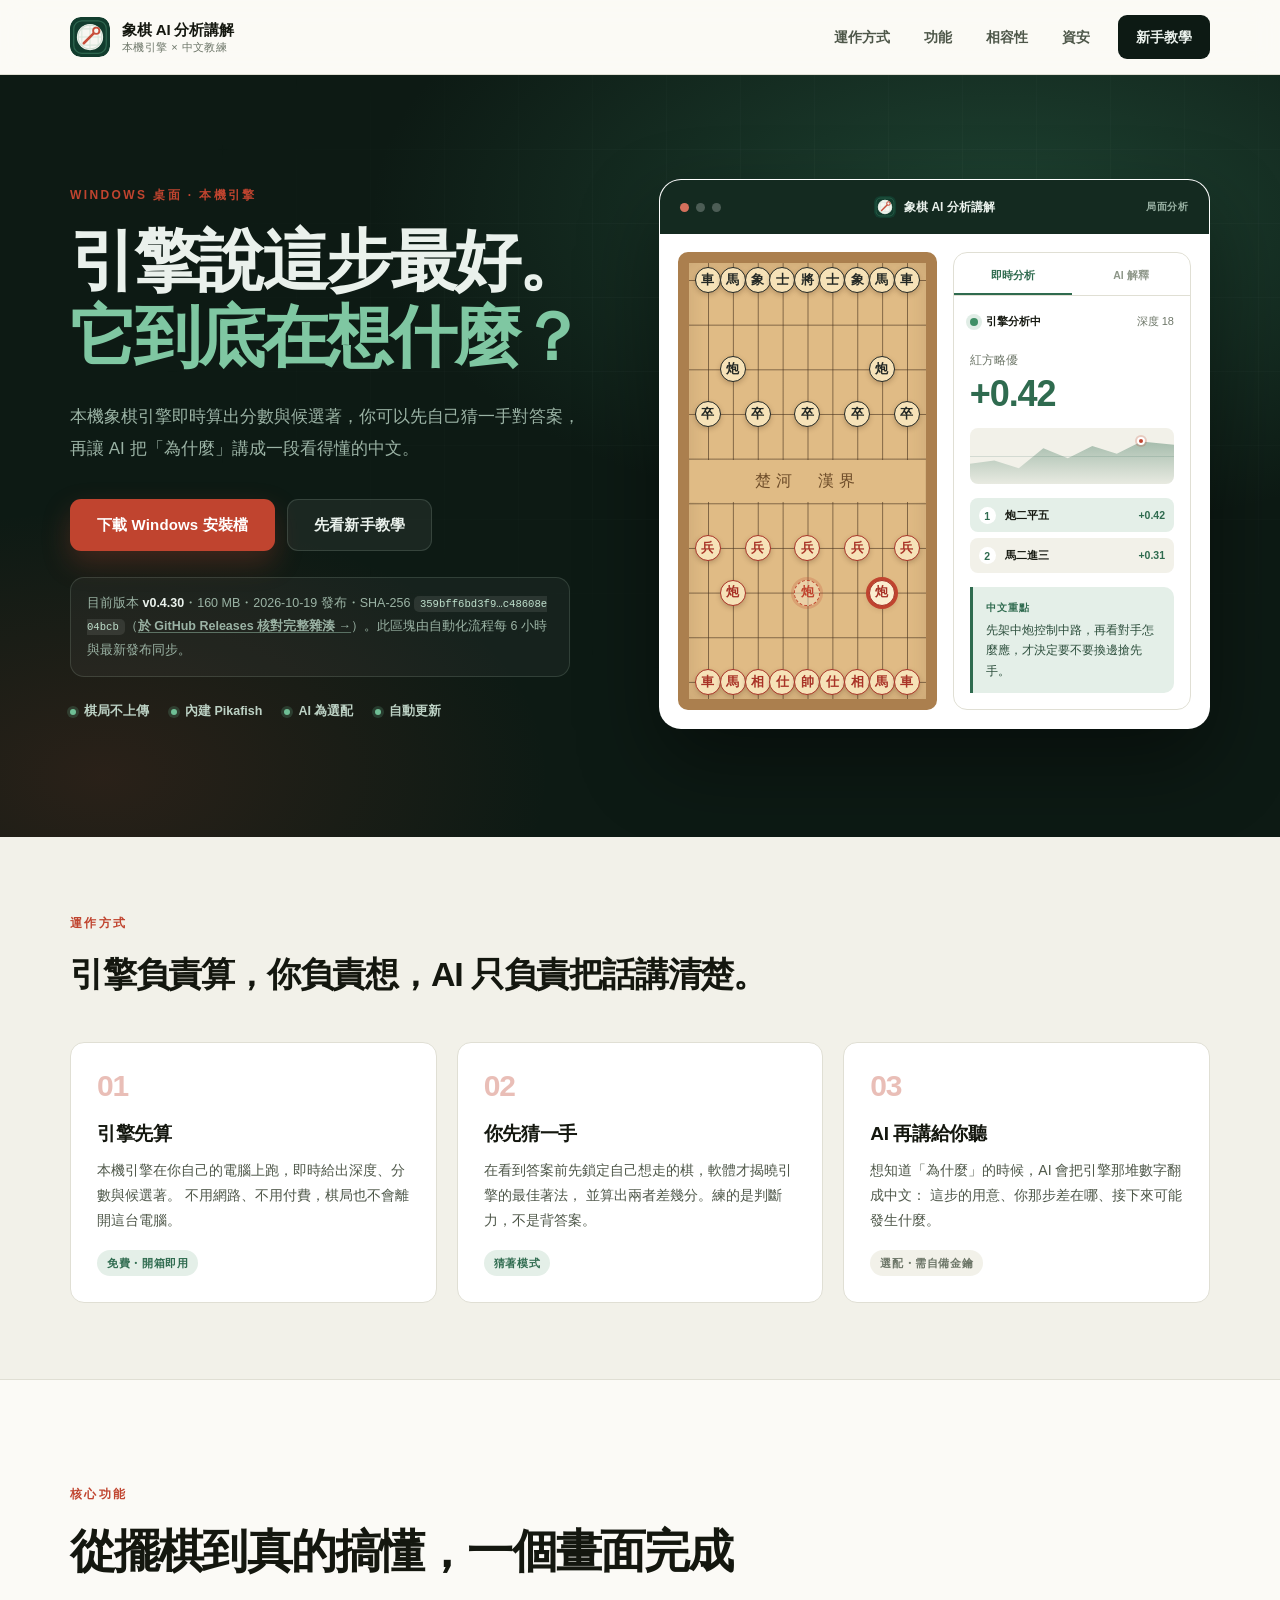
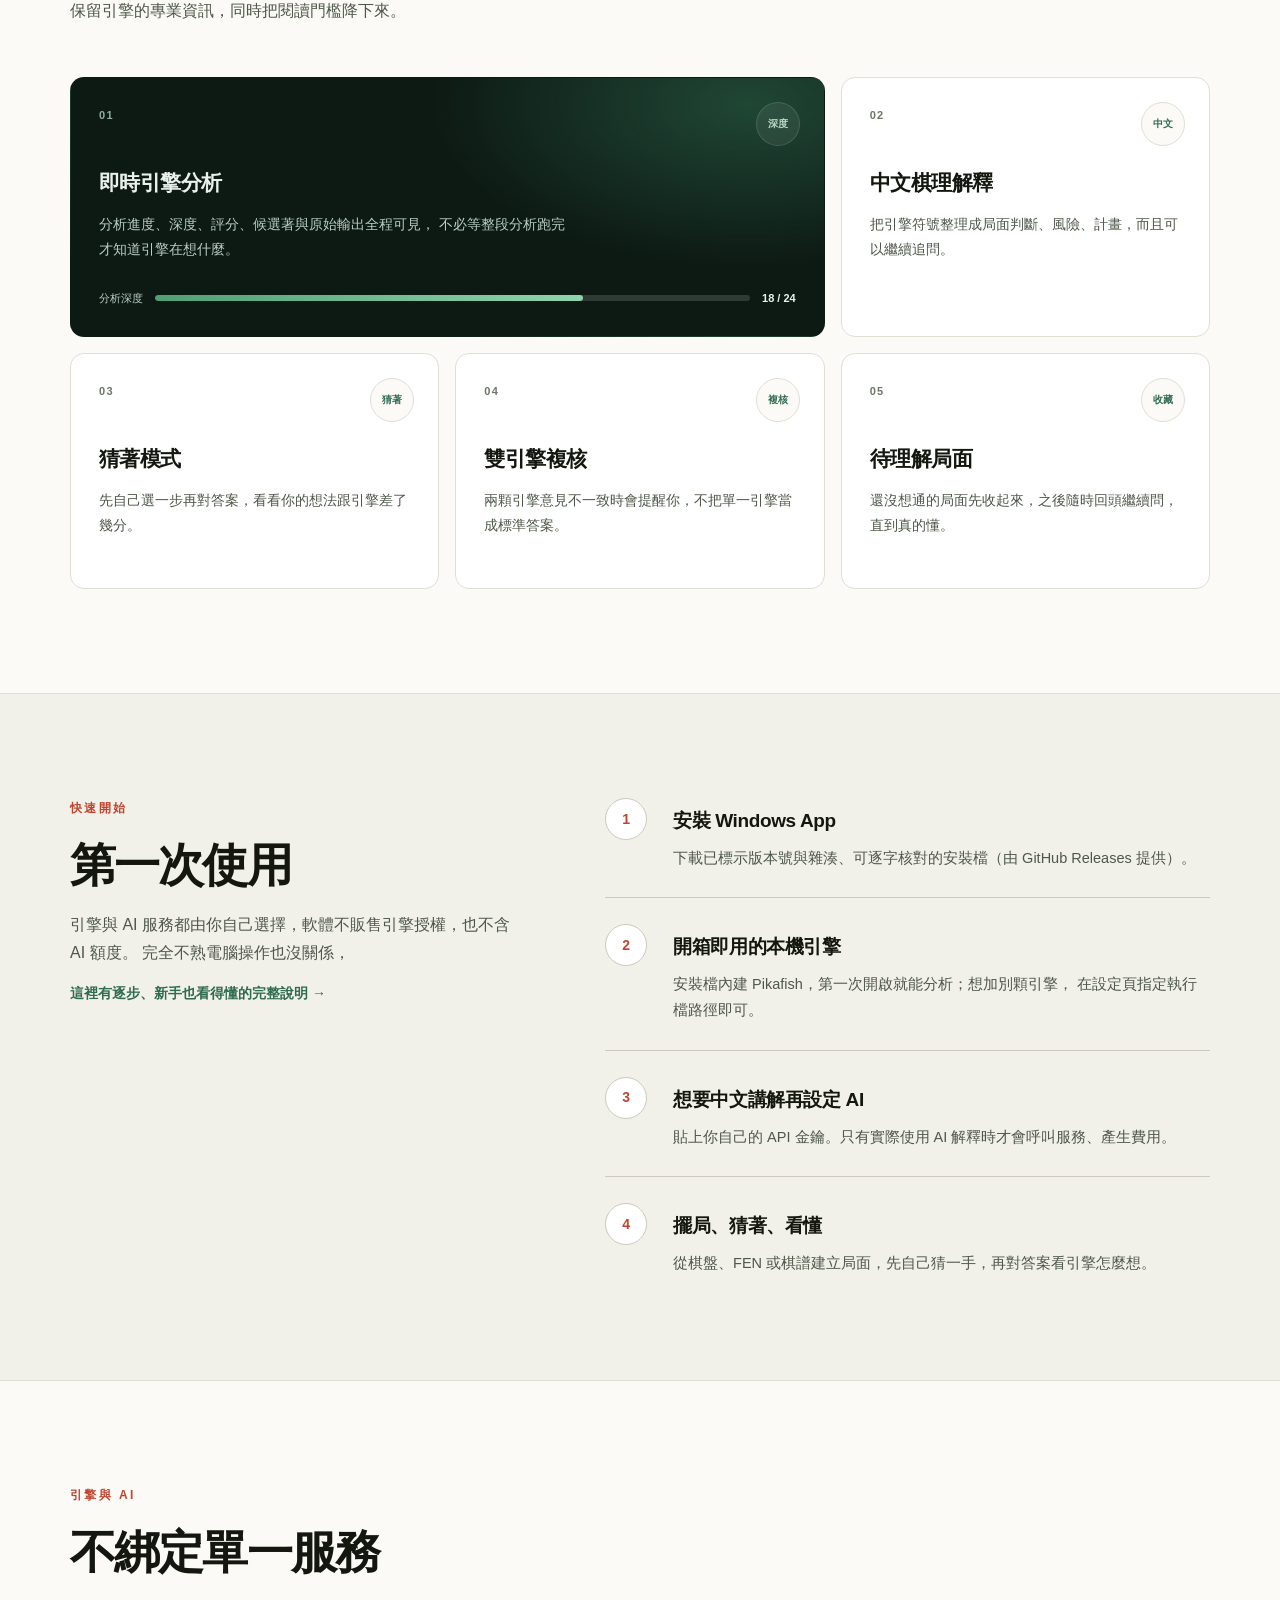
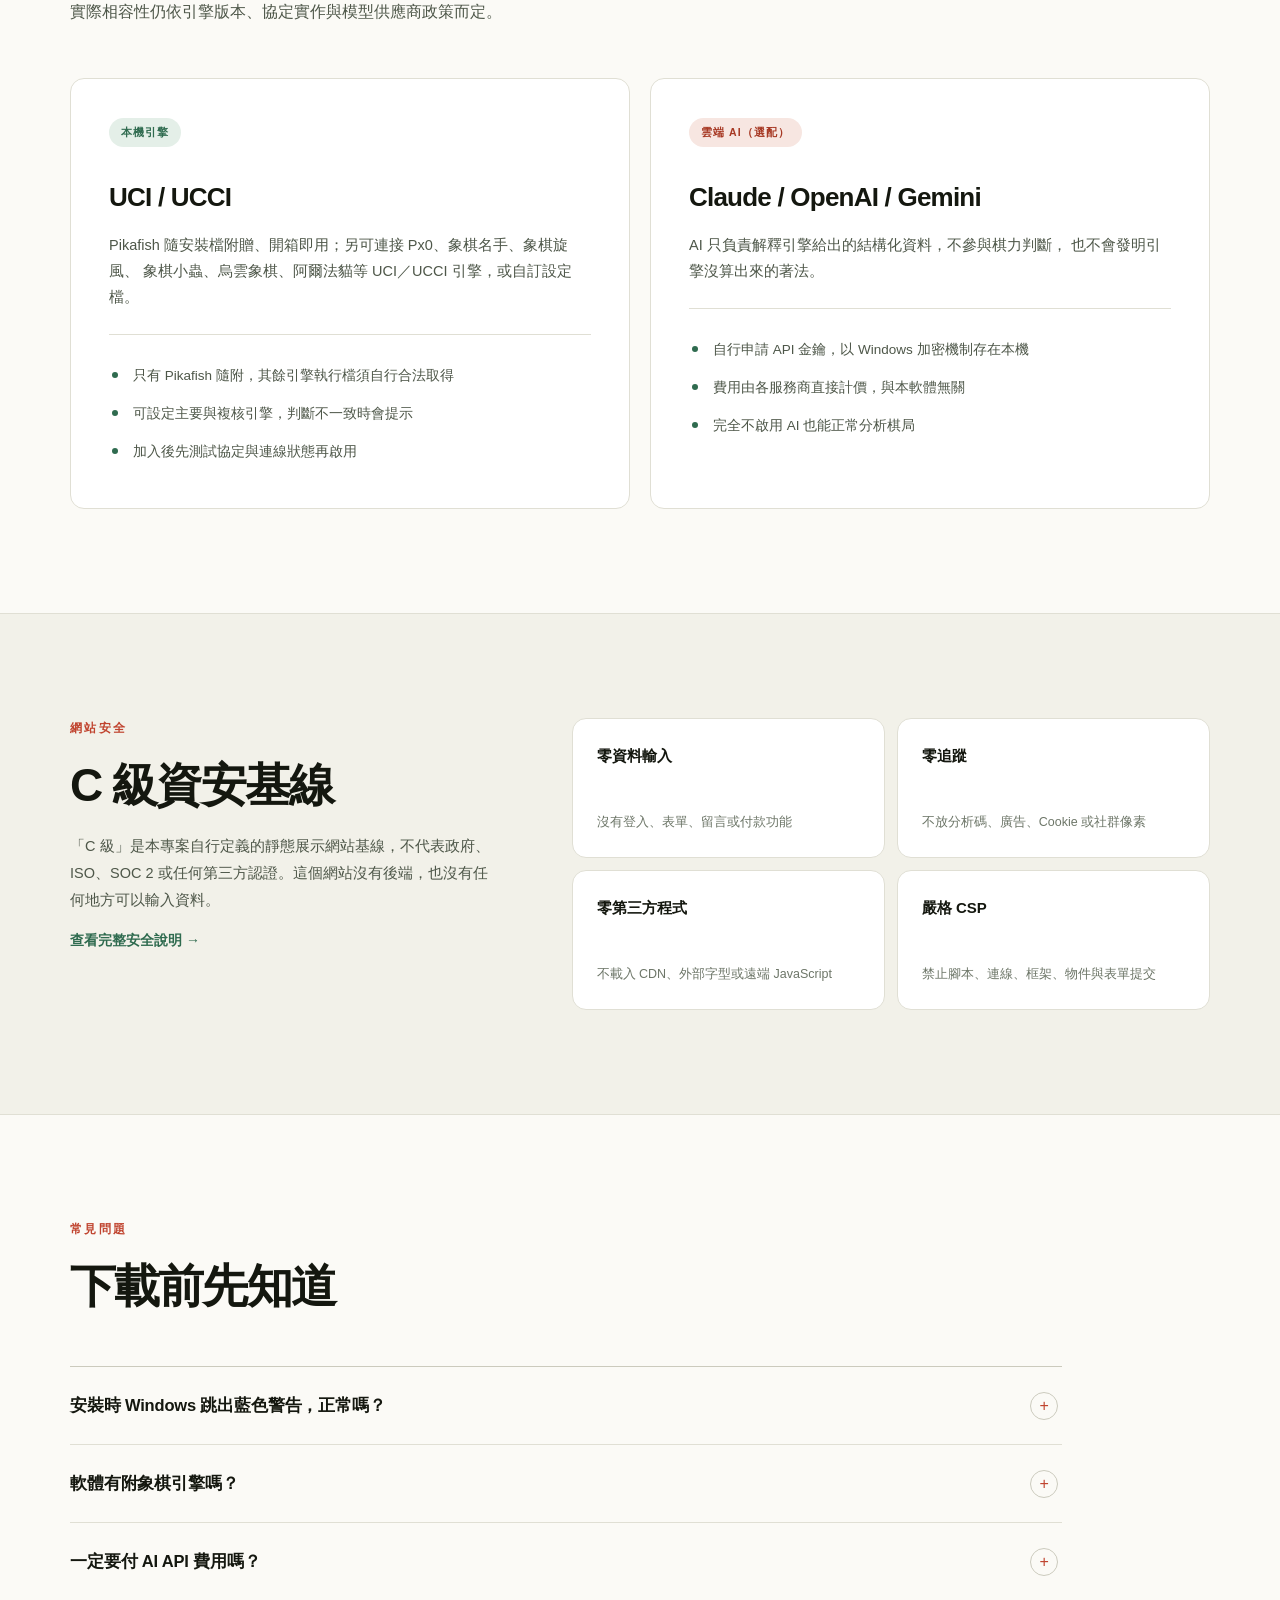
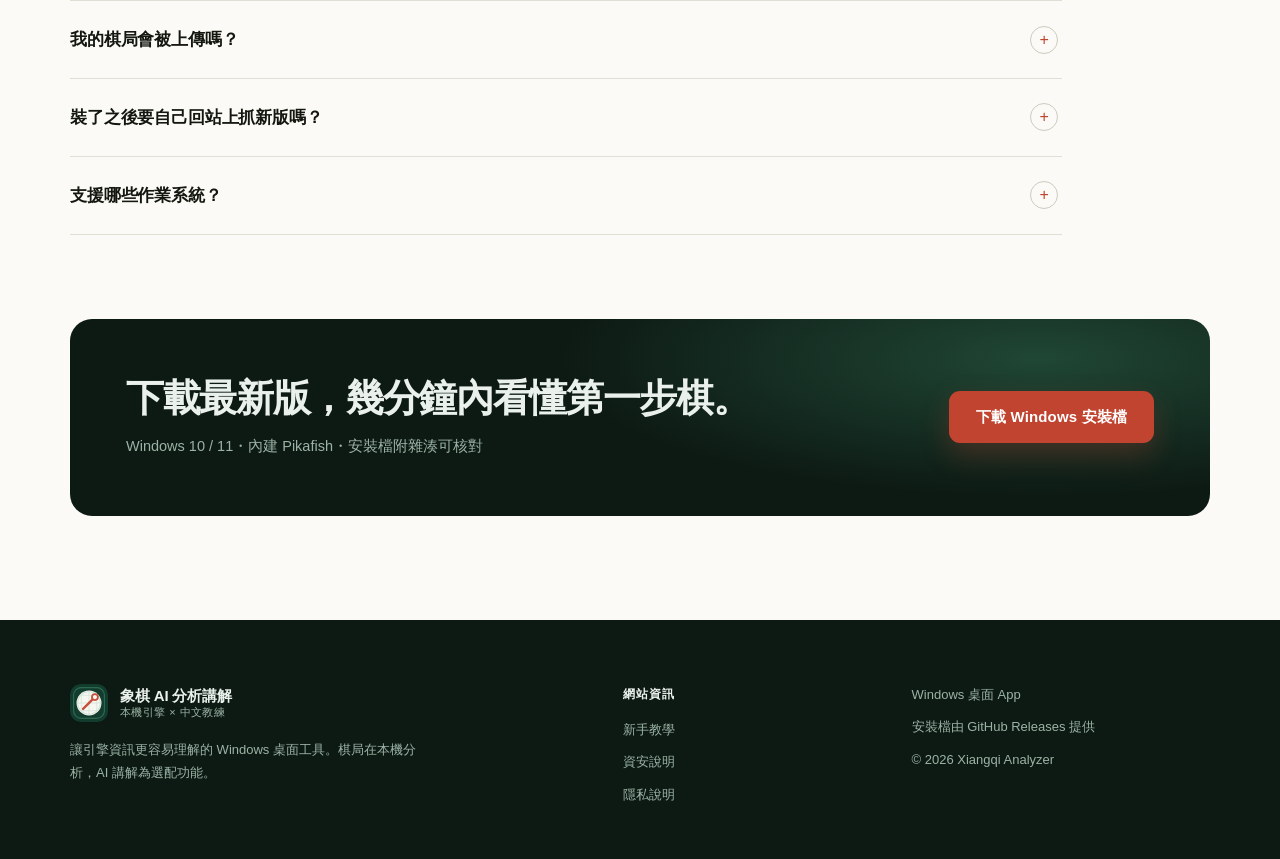
<file: index.html>
<!doctype html>
<html lang="zh-Hant">
  <head>
    <meta charset="utf-8">
    <meta name="viewport" content="width=device-width, initial-scale=1">
    <meta
      http-equiv="Content-Security-Policy"
      content="default-src 'none'; style-src 'self'; img-src 'self'; font-src 'self'; script-src 'none'; connect-src 'none'; media-src 'none'; object-src 'none'; frame-src 'none'; worker-src 'none'; manifest-src 'none'; base-uri 'none'; form-action 'none'; upgrade-insecure-requests"
    >
    <meta name="referrer" content="no-referrer">
    <meta
      name="description"
      content="象棋 AI 分析講解是 Windows 本機象棋分析工具，內建 Pikafish 引擎並支援多顆 UCI/UCCI 引擎，可選配 AI 把分析結果轉成中文講解。"
    >
    <meta name="theme-color" content="#0d1a14">
    <title>象棋 AI 分析講解</title>
    <link rel="icon" href="assets/favicon.svg" type="image/svg+xml">
    <link rel="stylesheet" href="styles.css">
  </head>
  <body>
    <a class="skip-link" href="#main-content">跳到主要內容</a>

    <header class="site-header">
      <div class="container nav-wrap">
        <a class="brand" href="./" aria-label="象棋 AI 分析講解首頁">
          <img src="assets/logo.svg" width="40" height="40" alt="">
          <span>
            <strong>象棋 AI 分析講解</strong>
            <small>本機引擎 × 中文教練</small>
          </span>
        </a>
        <nav class="site-nav" aria-label="主要導覽">
          <a href="#how">運作方式</a>
          <a href="#features">功能</a>
          <a href="#engines">相容性</a>
          <a href="#security">資安</a>
          <a class="nav-cta" href="guide.html">新手教學</a>
        </nav>
        <details class="nav-menu">
          <summary aria-label="開啟選單"></summary>
          <div class="nav-menu-panel">
            <a href="#how">運作方式</a>
            <a href="#features">功能</a>
            <a href="#start">第一次使用</a>
            <a href="#engines">相容性</a>
            <a href="#security">資安</a>
            <a href="guide.html">新手教學</a>
          </div>
        </details>
      </div>
    </header>

    <main id="main-content">
      <section class="hero on-dark">
        <div class="container hero-grid">
          <div class="hero-copy">
            <p class="eyebrow">Windows 桌面 · 本機引擎</p>
            <h1>引擎說這步最好。<br><em>它到底在想什麼？</em></h1>
            <p class="hero-lead">
              本機象棋引擎即時算出分數與候選著，你可以先自己猜一手對答案，
              再讓 AI 把「為什麼」講成一段看得懂的中文。
            </p>
            <div class="hero-actions">
              <a
                class="button button-primary"
                href="https://github.com/enzohuang98-crypto/Reckoning/releases/latest"
              >
                下載 Windows 安裝檔
              </a>
              <a class="button button-secondary" href="guide.html">先看新手教學</a>
            </div>
            <p class="release-note">
              <!-- RELEASE_INFO_START -->
              目前版本 <strong>v0.4.30</strong>・160 MB・2026-10-19 發布・SHA-256 <code>359bff6bd3f9…c48608e04bcb</code>（<a class="inline-link" href="https://github.com/enzohuang98-crypto/Reckoning/releases/tag/v0.4.30">於 GitHub Releases 核對完整雜湊 →</a>）。此區塊由自動化流程每 6 小時與最新發布同步。
              <!-- RELEASE_INFO_END -->
            </p>
            <div class="hero-proof" aria-label="產品特點">
              <span><i aria-hidden="true"></i>棋局不上傳</span>
              <span><i aria-hidden="true"></i>內建 Pikafish</span>
              <span><i aria-hidden="true"></i>AI 為選配</span>
              <span><i aria-hidden="true"></i>自動更新</span>
            </div>
          </div>

          <div class="product-preview">
            <div class="preview-toolbar">
              <div class="window-controls" aria-hidden="true">
                <span></span><span></span><span></span>
              </div>
              <div class="preview-title">
                <img src="assets/logo.svg" width="22" height="22" alt="">
                <p>象棋 AI 分析講解</p>
              </div>
              <span class="window-label">局面分析</span>
            </div>
            <div class="preview-body">
              <div class="mini-board" role="img" aria-label="軟體畫面示意：開局起始局面，引擎建議紅方炮二平五，該著法在棋盤上以紅框標示。">
                <div class="river" aria-hidden="true">楚河　漢界</div>
                <span class="piece black c0 r0" aria-hidden="true">車</span>
                <span class="piece black c1 r0" aria-hidden="true">馬</span>
                <span class="piece black c2 r0" aria-hidden="true">象</span>
                <span class="piece black c3 r0" aria-hidden="true">士</span>
                <span class="piece black c4 r0" aria-hidden="true">將</span>
                <span class="piece black c5 r0" aria-hidden="true">士</span>
                <span class="piece black c6 r0" aria-hidden="true">象</span>
                <span class="piece black c7 r0" aria-hidden="true">馬</span>
                <span class="piece black c8 r0" aria-hidden="true">車</span>
                <span class="piece black c1 r2" aria-hidden="true">炮</span>
                <span class="piece black c7 r2" aria-hidden="true">炮</span>
                <span class="piece black c0 r3" aria-hidden="true">卒</span>
                <span class="piece black c2 r3" aria-hidden="true">卒</span>
                <span class="piece black c4 r3" aria-hidden="true">卒</span>
                <span class="piece black c6 r3" aria-hidden="true">卒</span>
                <span class="piece black c8 r3" aria-hidden="true">卒</span>
                <span class="piece red c0 r6" aria-hidden="true">兵</span>
                <span class="piece red c2 r6" aria-hidden="true">兵</span>
                <span class="piece red c4 r6" aria-hidden="true">兵</span>
                <span class="piece red c6 r6" aria-hidden="true">兵</span>
                <span class="piece red c8 r6" aria-hidden="true">兵</span>
                <span class="piece red c1 r7" aria-hidden="true">炮</span>
                <span class="piece red c7 r7 is-from" aria-hidden="true">炮</span>
                <span class="piece red c4 r7 is-to" aria-hidden="true">炮</span>
                <span class="piece red c0 r9" aria-hidden="true">車</span>
                <span class="piece red c1 r9" aria-hidden="true">馬</span>
                <span class="piece red c2 r9" aria-hidden="true">相</span>
                <span class="piece red c3 r9" aria-hidden="true">仕</span>
                <span class="piece red c4 r9" aria-hidden="true">帥</span>
                <span class="piece red c5 r9" aria-hidden="true">仕</span>
                <span class="piece red c6 r9" aria-hidden="true">相</span>
                <span class="piece red c7 r9" aria-hidden="true">馬</span>
                <span class="piece red c8 r9" aria-hidden="true">車</span>
              </div>
              <div class="analysis-card" aria-hidden="true">
                <div class="analysis-tabs">
                  <span class="active">即時分析</span>
                  <span>AI 解釋</span>
                </div>
                <div class="live-row">
                  <span class="live-dot"></span>
                  <strong>引擎分析中</strong>
                  <span>深度 18</span>
                </div>
                <div class="score">紅方略優 <b>+0.42</b></div>
                <div class="evaluation-chart">
                  <i></i>
                  <span class="chart-point"></span>
                </div>
                <div class="candidate-list">
                  <div><span>1</span><strong>炮二平五</strong><em>+0.42</em></div>
                  <div><span>2</span><strong>馬二進三</strong><em>+0.31</em></div>
                </div>
                <div class="coach-tip">
                  <span>中文重點</span>
                  先架中炮控制中路，再看對手怎麼應，才決定要不要換邊搶先手。
                </div>
              </div>
            </div>
          </div>
        </div>
      </section>

      <section id="how" class="flow">
        <div class="container">
          <div class="flow-head">
            <p class="eyebrow">運作方式</p>
            <h2>引擎負責算，你負責想，AI 只負責把話講清楚。</h2>
          </div>
          <div class="flow-grid">
            <article class="flow-step">
              <b>01</b>
              <h3>引擎先算</h3>
              <p>
                本機引擎在你自己的電腦上跑，即時給出深度、分數與候選著。
                不用網路、不用付費，棋局也不會離開這台電腦。
              </p>
              <span class="tag">免費・開箱即用</span>
            </article>
            <article class="flow-step">
              <b>02</b>
              <h3>你先猜一手</h3>
              <p>
                在看到答案前先鎖定自己想走的棋，軟體才揭曉引擎的最佳著法，
                並算出兩者差幾分。練的是判斷力，不是背答案。
              </p>
              <span class="tag">猜著模式</span>
            </article>
            <article class="flow-step">
              <b>03</b>
              <h3>AI 再講給你聽</h3>
              <p>
                想知道「為什麼」的時候，AI 會把引擎那堆數字翻成中文：
                這步的用意、你那步差在哪、接下來可能發生什麼。
              </p>
              <span class="tag optional">選配・需自備金鑰</span>
            </article>
          </div>
        </div>
      </section>

      <section id="features" class="section">
        <div class="container">
          <div class="section-heading">
            <p class="eyebrow">核心功能</p>
            <h2>從擺棋到真的搞懂，一個畫面完成</h2>
            <p>保留引擎的專業資訊，同時把閱讀門檻降下來。</p>
          </div>
          <div class="feature-grid">
            <article class="feature-card feature-card-wide">
              <span class="card-index">01</span>
              <span class="feature-mark" aria-hidden="true">深度</span>
              <h3>即時引擎分析</h3>
              <p>
                分析進度、深度、評分、候選著與原始輸出全程可見，
                不必等整段分析跑完才知道引擎在想什麼。
              </p>
              <div class="status-demo" aria-hidden="true">
                <span>分析深度</span>
                <div class="progress"><i></i></div>
                <strong>18 / 24</strong>
              </div>
            </article>
            <article class="feature-card">
              <span class="card-index">02</span>
              <span class="feature-mark" aria-hidden="true">中文</span>
              <h3>中文棋理解釋</h3>
              <p>把引擎符號整理成局面判斷、風險、計畫，而且可以繼續追問。</p>
            </article>
            <article class="feature-card">
              <span class="card-index">03</span>
              <span class="feature-mark" aria-hidden="true">猜著</span>
              <h3>猜著模式</h3>
              <p>先自己選一步再對答案，看看你的想法跟引擎差了幾分。</p>
            </article>
            <article class="feature-card">
              <span class="card-index">04</span>
              <span class="feature-mark" aria-hidden="true">複核</span>
              <h3>雙引擎複核</h3>
              <p>兩顆引擎意見不一致時會提醒你，不把單一引擎當成標準答案。</p>
            </article>
            <article class="feature-card">
              <span class="card-index">05</span>
              <span class="feature-mark" aria-hidden="true">收藏</span>
              <h3>待理解局面</h3>
              <p>還沒想通的局面先收起來，之後隨時回頭繼續問，直到真的懂。</p>
            </article>
          </div>
        </div>
      </section>

      <section id="start" class="section section-tinted">
        <div class="container guide-layout">
          <div class="section-heading sticky-heading">
            <p class="eyebrow">快速開始</p>
            <h2>第一次使用</h2>
            <p>
              引擎與 AI 服務都由你自己選擇，軟體不販售引擎授權，也不含 AI 額度。
              完全不熟電腦操作也沒關係，
              <a class="text-link" href="guide.html">這裡有逐步、新手也看得懂的完整說明 →</a>
            </p>
          </div>
          <ol class="steps">
            <li>
              <span>1</span>
              <div>
                <h3>安裝 Windows App</h3>
                <p>下載已標示版本號與雜湊、可逐字核對的安裝檔（由 GitHub Releases 提供）。</p>
              </div>
            </li>
            <li>
              <span>2</span>
              <div>
                <h3>開箱即用的本機引擎</h3>
                <p>
                  安裝檔內建 Pikafish，第一次開啟就能分析；想加別顆引擎，
                  在設定頁指定執行檔路徑即可。
                </p>
              </div>
            </li>
            <li>
              <span>3</span>
              <div>
                <h3>想要中文講解再設定 AI</h3>
                <p>
                  貼上你自己的 API 金鑰。只有實際使用 AI 解釋時才會呼叫服務、產生費用。
                </p>
              </div>
            </li>
            <li>
              <span>4</span>
              <div>
                <h3>擺局、猜著、看懂</h3>
                <p>從棋盤、FEN 或棋譜建立局面，先自己猜一手，再對答案看引擎怎麼想。</p>
              </div>
            </li>
          </ol>
        </div>
      </section>

      <section id="engines" class="section">
        <div class="container">
          <div class="section-heading">
            <p class="eyebrow">引擎與 AI</p>
            <h2>不綁定單一服務</h2>
            <p>實際相容性仍依引擎版本、協定實作與模型供應商政策而定。</p>
          </div>
          <div class="compat-grid">
            <article class="compat-card">
              <span class="pill">本機引擎</span>
              <h3>UCI / UCCI</h3>
              <p>
                Pikafish 隨安裝檔附贈、開箱即用；另可連接 Px0、象棋名手、象棋旋風、
                象棋小蟲、烏雲象棋、阿爾法貓等 UCI／UCCI 引擎，或自訂設定檔。
              </p>
              <ul>
                <li>只有 Pikafish 隨附，其餘引擎執行檔須自行合法取得</li>
                <li>可設定主要與複核引擎，判斷不一致時會提示</li>
                <li>加入後先測試協定與連線狀態再啟用</li>
              </ul>
            </article>
            <article class="compat-card">
              <span class="pill pill-blue">雲端 AI（選配）</span>
              <h3>Claude / OpenAI / Gemini</h3>
              <p>
                AI 只負責解釋引擎給出的結構化資料，不參與棋力判斷，
                也不會發明引擎沒算出來的著法。
              </p>
              <ul>
                <li>自行申請 API 金鑰，以 Windows 加密機制存在本機</li>
                <li>費用由各服務商直接計價，與本軟體無關</li>
                <li>完全不啟用 AI 也能正常分析棋局</li>
              </ul>
            </article>
          </div>
        </div>
      </section>

      <section id="security" class="section security-section">
        <div class="container security-layout">
          <div>
            <p class="eyebrow">網站安全</p>
            <h2>C 級資安基線</h2>
            <p class="security-intro">
              「C 級」是本專案自行定義的靜態展示網站基線，不代表政府、ISO、SOC 2
              或任何第三方認證。這個網站沒有後端，也沒有任何地方可以輸入資料。
            </p>
            <a class="text-link" href="security.html">查看完整安全說明 →</a>
          </div>
          <div class="security-grid">
            <article><strong>零資料輸入</strong><span>沒有登入、表單、留言或付款功能</span></article>
            <article><strong>零追蹤</strong><span>不放分析碼、廣告、Cookie 或社群像素</span></article>
            <article><strong>零第三方程式</strong><span>不載入 CDN、外部字型或遠端 JavaScript</span></article>
            <article><strong>嚴格 CSP</strong><span>禁止腳本、連線、框架、物件與表單提交</span></article>
          </div>
        </div>
      </section>

      <section class="section faq-section">
        <div class="container">
          <div class="section-heading">
            <p class="eyebrow">常見問題</p>
            <h2>下載前先知道</h2>
          </div>
          <div class="faq-list">
            <details>
              <summary>安裝時 Windows 跳出藍色警告，正常嗎？</summary>
              <p>
                正常。本專案目前還沒有購買受信任 CA 的程式碼簽章憑證，Windows SmartScreen
                對所有未簽章的軟體都會顯示「未知發行者」，不分好壞，這不代表軟體被竄改。
                你可以用頁面上公開的雜湊值核對檔案，或看
                <a class="text-link" href="guide.html#smartscreen">使用說明的對應章節</a>。
              </p>
            </details>
            <details>
              <summary>軟體有附象棋引擎嗎？</summary>
              <p>
                有一顆：Pikafish 隨安裝檔附贈，免費、開箱即用（引擎本體採 GPLv3，NNUE
                權重檔另有非商業使用限制）。其餘引擎如象棋名手、旋風、小蟲等需自行取得
                合法授權的執行檔，在設定頁指定路徑即可連接。
              </p>
            </details>
            <details>
              <summary>一定要付 AI API 費用嗎？</summary>
              <p>
                不用。只用本機引擎分析是完全免費的；只有在你主動要求 AI 中文解釋時，
                才會呼叫你自己設定的服務並使用你的額度。
              </p>
            </details>
            <details>
              <summary>我的棋局會被上傳嗎？</summary>
              <p>
                引擎分析全程在你的電腦上完成，不會傳送到任何伺服器。只有在你啟用 AI
                解釋時，該次局面資料才會依你的選擇送往對應的 AI 服務商。
              </p>
            </details>
            <details>
              <summary>裝了之後要自己回站上抓新版嗎？</summary>
              <p>
                通常不用。軟體啟動後及之後每 4 小時會自動檢查更新，發現新版會在背景下載，
                並在下次重新啟動前提醒你安裝；當然也可以隨時回本站下載最新安裝檔覆蓋安裝。
              </p>
            </details>
            <details>
              <summary>支援哪些作業系統？</summary>
              <p>目前只支援 Windows 10（22H2 以上）與 Windows 11，其他平台尚未列入正式支援。</p>
            </details>
          </div>
        </div>
      </section>

      <section class="final-cta">
        <div class="container">
          <div class="final-cta-inner">
            <div>
              <h2>下載最新版，幾分鐘內看懂第一步棋。</h2>
              <p class="sub">Windows 10 / 11・內建 Pikafish・安裝檔附雜湊可核對</p>
            </div>
            <a
              class="button button-primary"
              href="https://github.com/enzohuang98-crypto/Reckoning/releases/latest"
            >
              下載 Windows 安裝檔
            </a>
          </div>
        </div>
      </section>
    </main>

    <footer class="site-footer">
      <div class="container footer-grid">
        <div>
          <a class="brand footer-brand" href="./">
            <img src="assets/logo.svg" width="38" height="38" alt="">
            <span><strong>象棋 AI 分析講解</strong><small>本機引擎 × 中文教練</small></span>
          </a>
          <p>讓引擎資訊更容易理解的 Windows 桌面工具。棋局在本機分析，AI 講解為選配功能。</p>
        </div>
        <div class="footer-links">
          <strong>網站資訊</strong>
          <a href="guide.html">新手教學</a>
          <a href="security.html">資安說明</a>
          <a href="privacy.html">隱私說明</a>
        </div>
        <div class="footer-meta">
          <span>Windows 桌面 App</span>
          <span>安裝檔由 GitHub Releases 提供</span>
          <span>© 2026 Xiangqi Analyzer</span>
        </div>
      </div>
    </footer>
  </body>
</html>
</file>
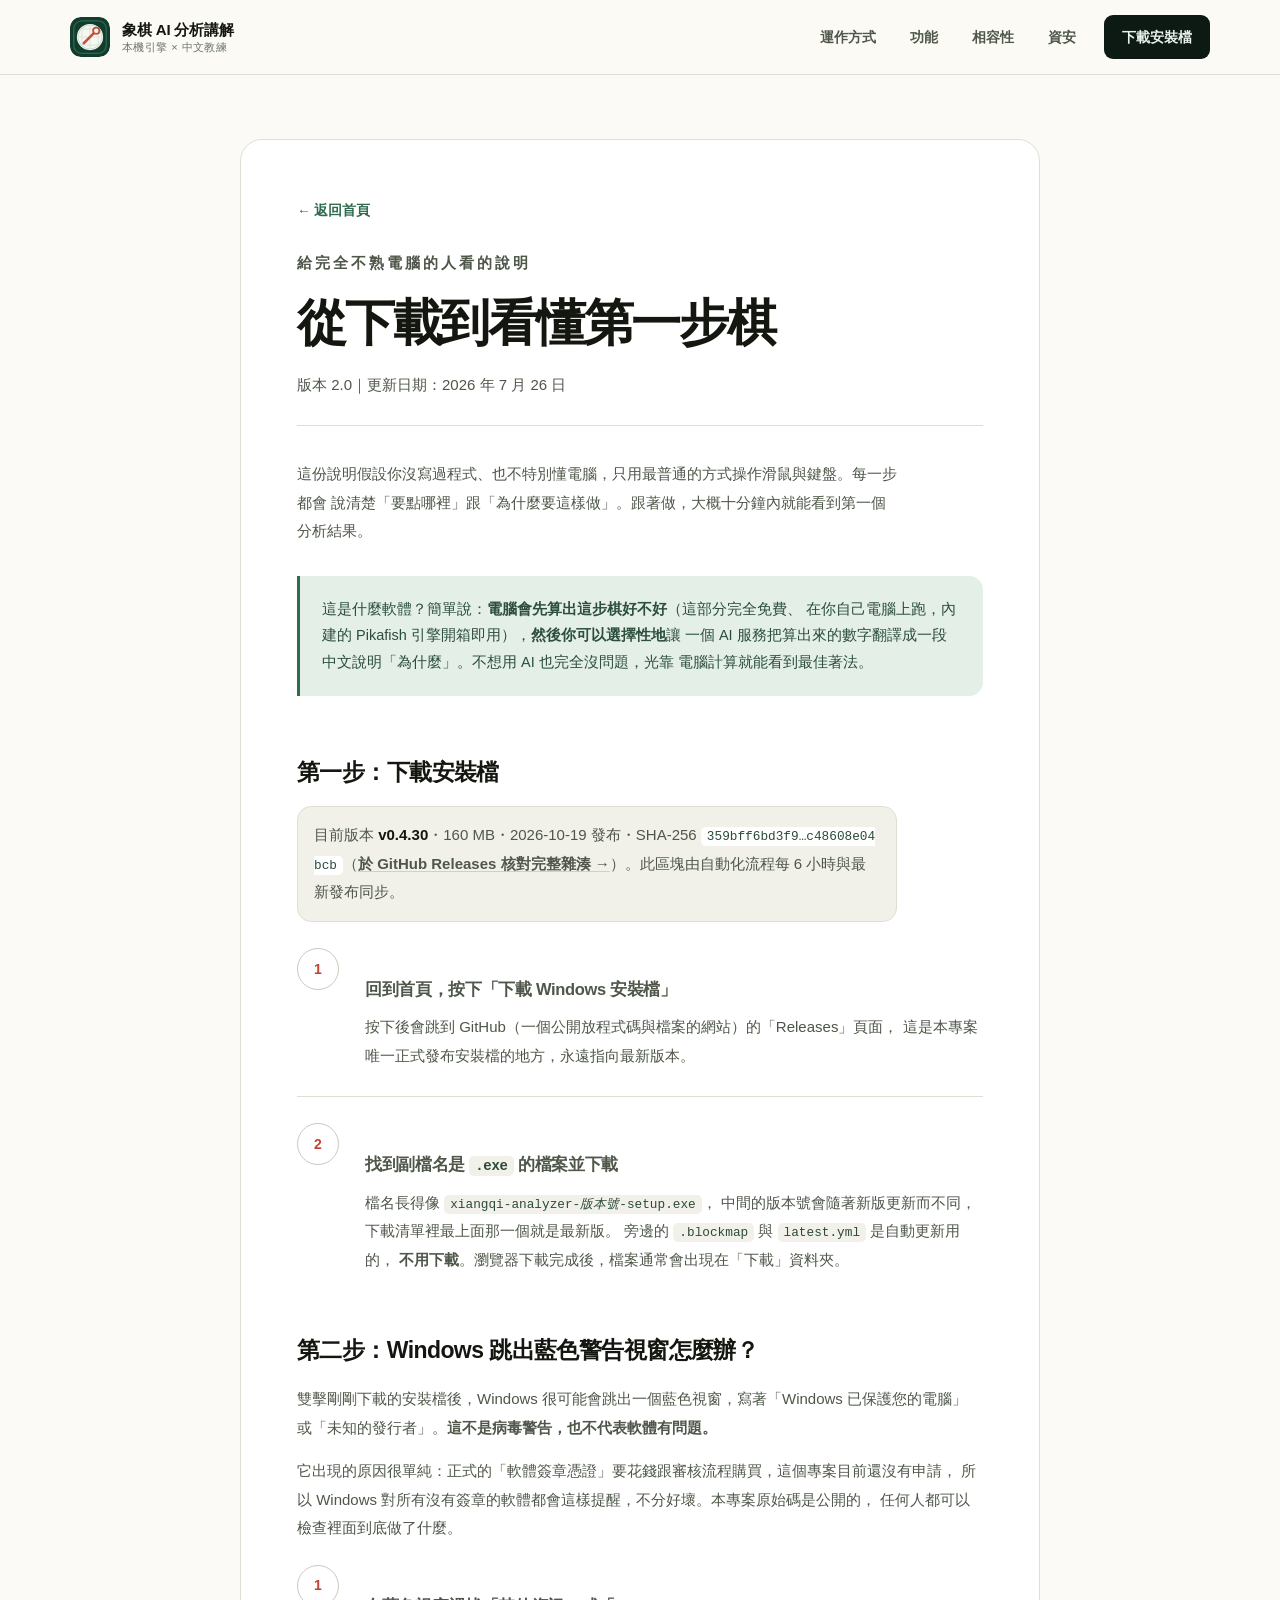
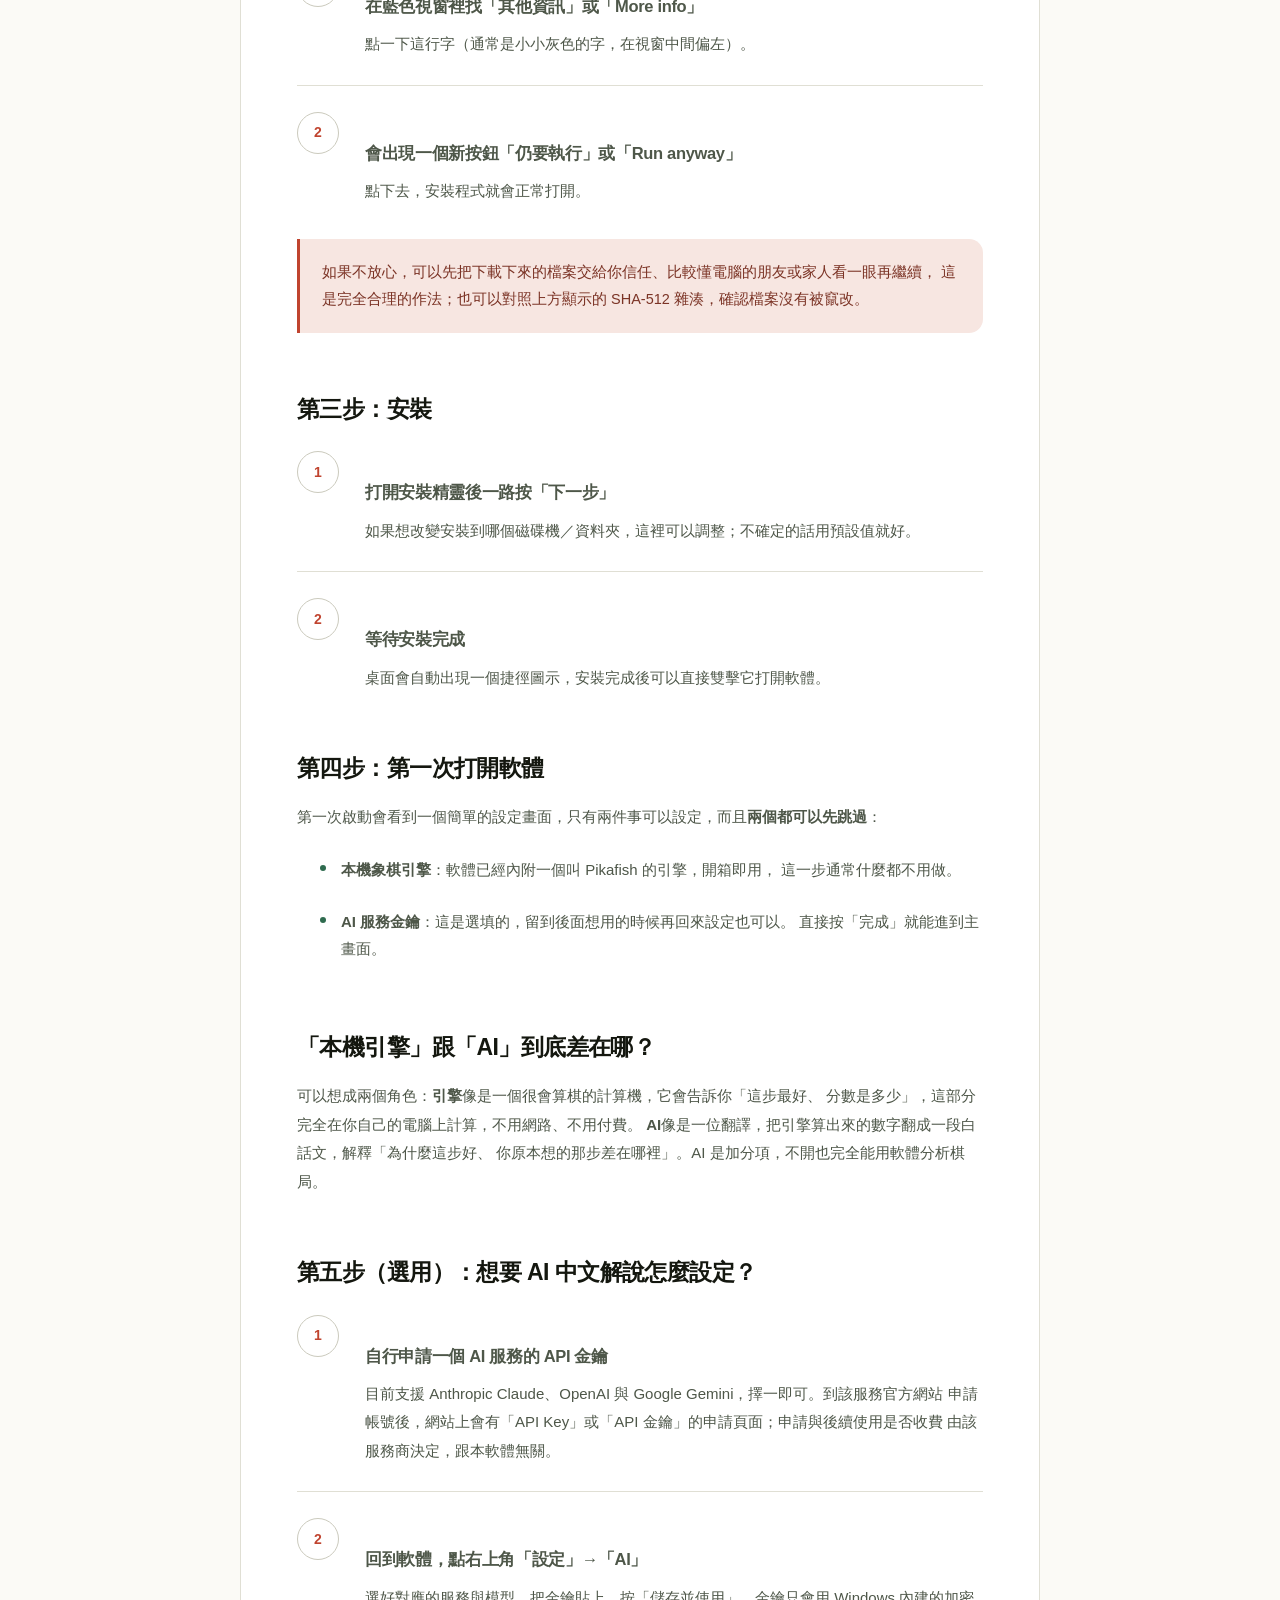
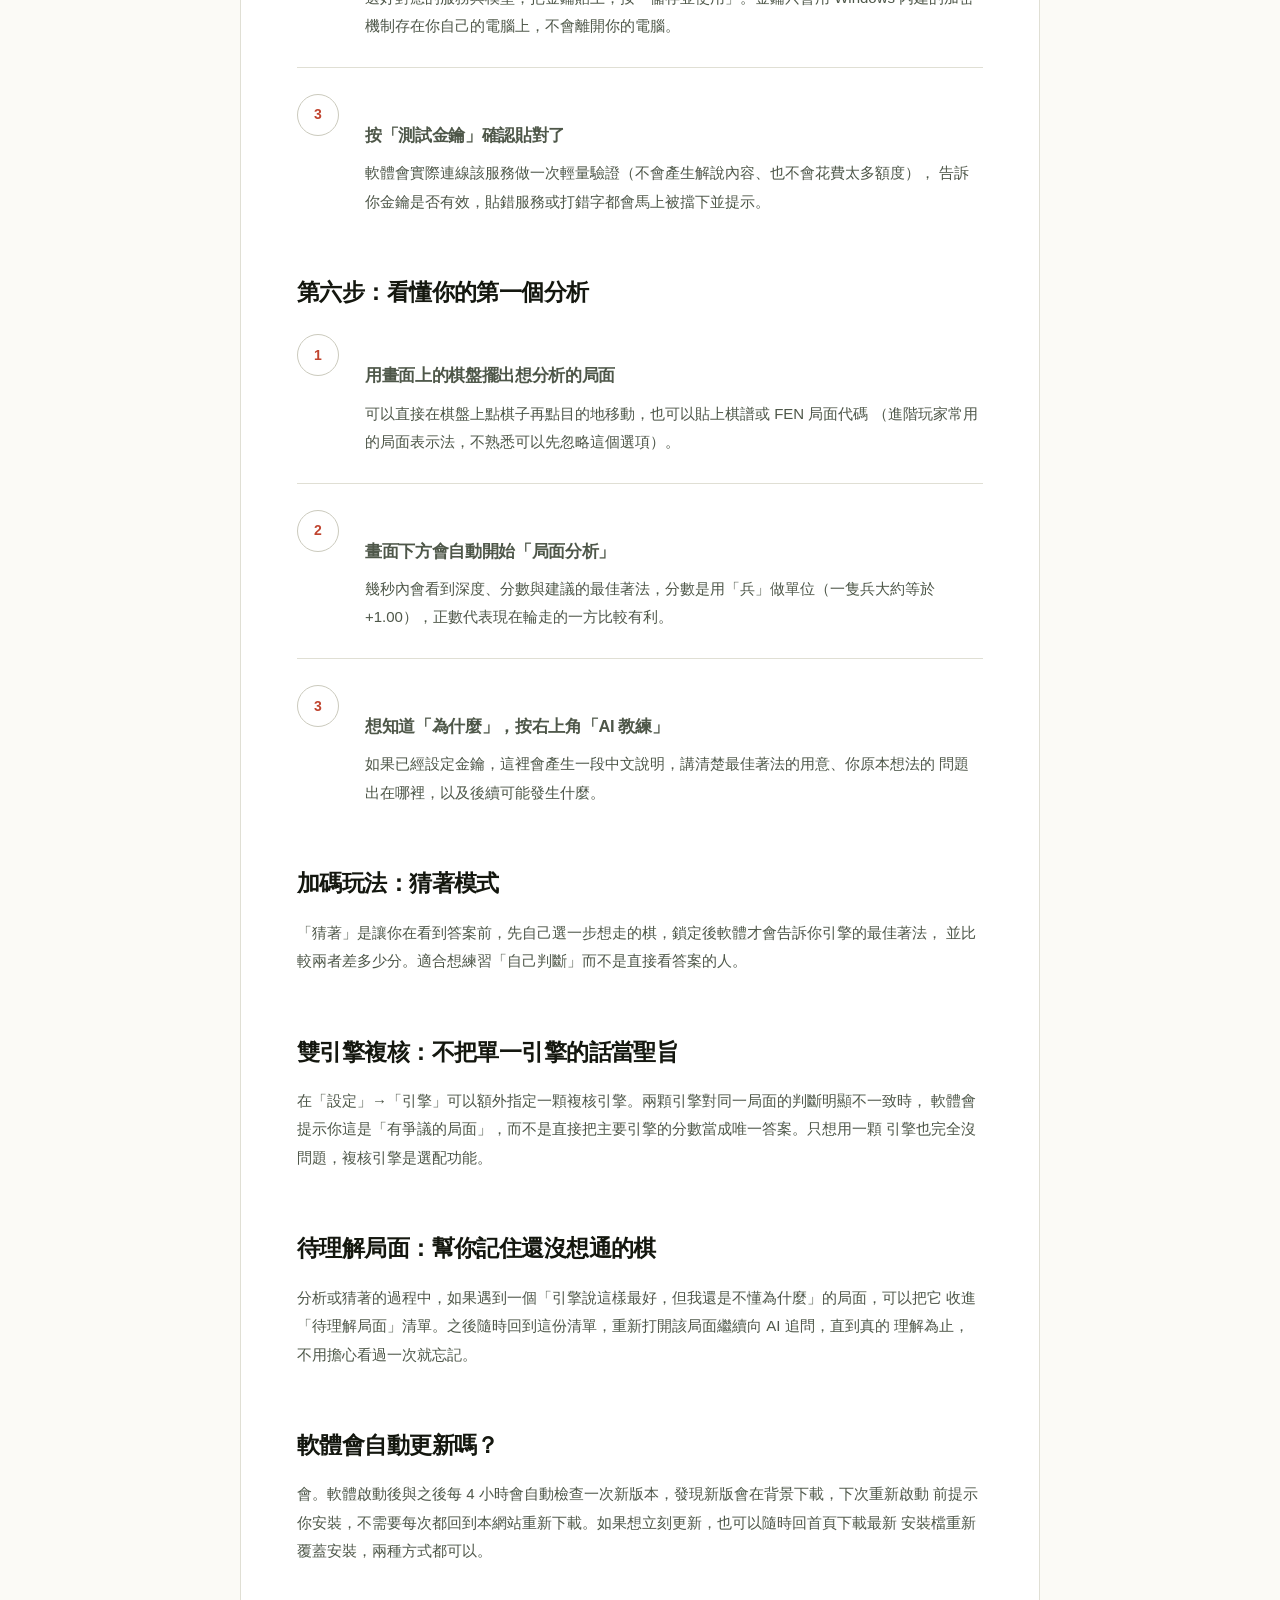
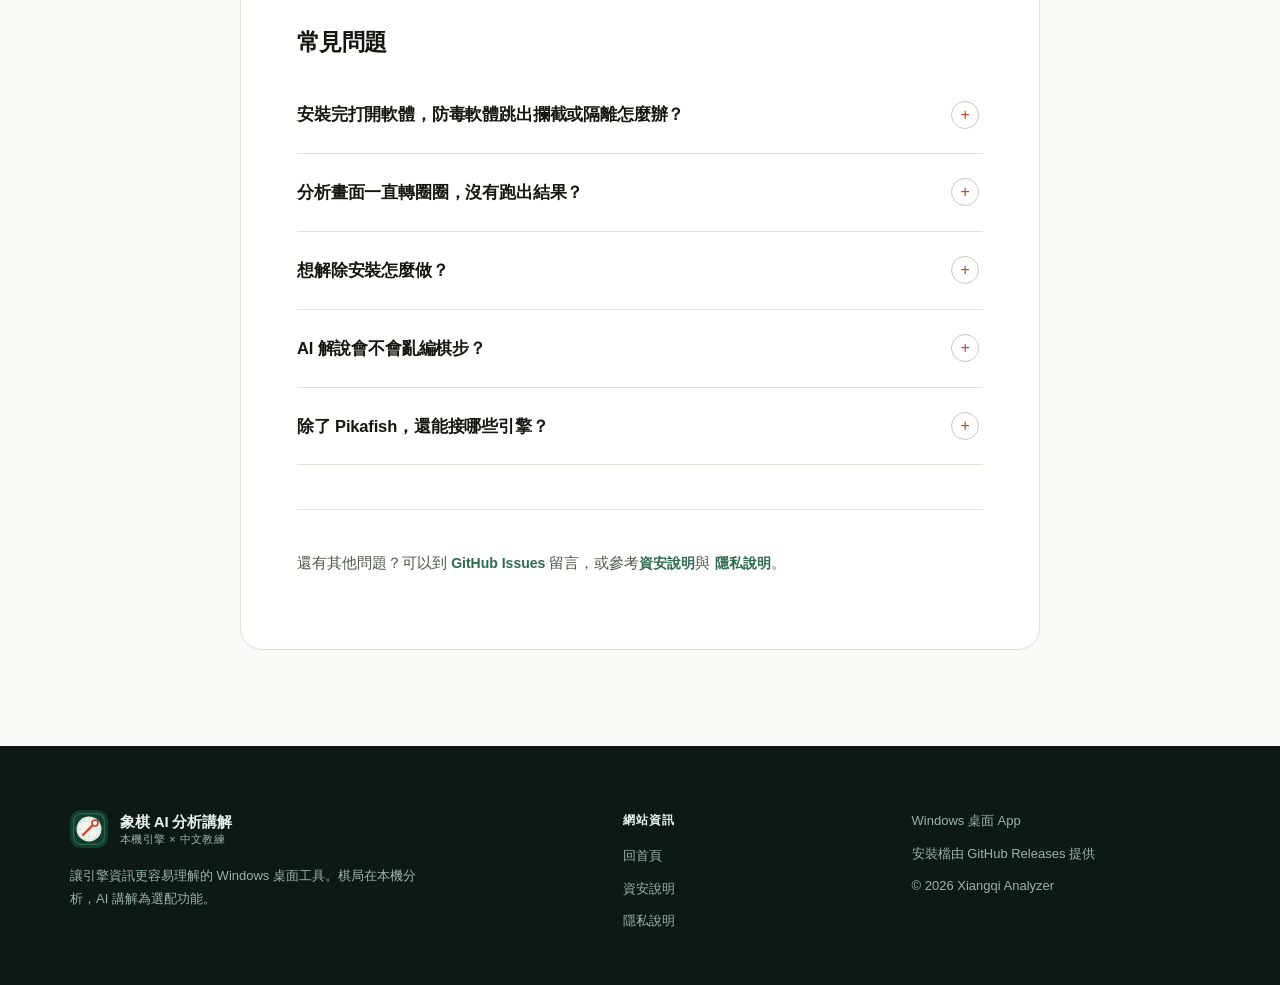
<file: guide.html>
<!doctype html>
<html lang="zh-Hant">
  <head>
    <meta charset="utf-8">
    <meta name="viewport" content="width=device-width, initial-scale=1">
    <meta
      http-equiv="Content-Security-Policy"
      content="default-src 'none'; style-src 'self'; img-src 'self'; font-src 'self'; script-src 'none'; connect-src 'none'; media-src 'none'; object-src 'none'; frame-src 'none'; worker-src 'none'; manifest-src 'none'; base-uri 'none'; form-action 'none'; upgrade-insecure-requests"
    >
    <meta name="referrer" content="no-referrer">
    <meta
      name="description"
      content="完全不懂電腦也看得懂的象棋 AI 分析講解使用說明：下載、安裝、Windows 警告怎麼辦、猜著模式、雙引擎複核與自動更新。"
    >
    <meta name="theme-color" content="#0d1a14">
    <title>使用說明｜象棋 AI 分析講解</title>
    <link rel="icon" href="assets/favicon.svg" type="image/svg+xml">
    <link rel="stylesheet" href="styles.css">
  </head>
  <body class="legal-page">
    <a class="skip-link" href="#main-content">跳到主要內容</a>

    <header class="site-header">
      <div class="container nav-wrap">
        <a class="brand" href="./" aria-label="象棋 AI 分析講解首頁">
          <img src="assets/logo.svg" width="40" height="40" alt="">
          <span>
            <strong>象棋 AI 分析講解</strong>
            <small>本機引擎 × 中文教練</small>
          </span>
        </a>
        <nav class="site-nav" aria-label="主要導覽">
          <a href="./#how">運作方式</a>
          <a href="./#features">功能</a>
          <a href="./#engines">相容性</a>
          <a href="./#security">資安</a>
          <a
            class="nav-cta"
            href="https://github.com/enzohuang98-crypto/Reckoning/releases/latest"
          >
            下載安裝檔
          </a>
        </nav>
        <details class="nav-menu">
          <summary aria-label="開啟選單"></summary>
          <div class="nav-menu-panel">
            <a href="./#how">運作方式</a>
            <a href="./#features">功能</a>
            <a href="./#engines">相容性</a>
            <a href="./#security">資安</a>
            <a href="./">回首頁</a>
            <a href="https://github.com/enzohuang98-crypto/Reckoning/releases/latest">
              下載安裝檔
            </a>
          </div>
        </details>
      </div>
    </header>

    <main id="main-content" class="legal-main">
      <article class="container legal-article guide-article">
        <a class="back-link" href="./">← 返回首頁</a>
        <p class="eyebrow">給完全不熟電腦的人看的說明</p>
        <h1>從下載到看懂第一步棋</h1>
        <p class="legal-meta">版本 2.0｜更新日期：2026 年 7 月 26 日</p>

        <p class="guide-lead">
          這份說明假設你沒寫過程式、也不特別懂電腦，只用最普通的方式操作滑鼠與鍵盤。每一步都會
          說清楚「要點哪裡」跟「為什麼要這樣做」。跟著做，大概十分鐘內就能看到第一個分析結果。
        </p>

        <div class="notice">
          這是什麼軟體？簡單說：<strong>電腦會先算出這步棋好不好</strong>（這部分完全免費、
          在你自己電腦上跑，內建的 Pikafish 引擎開箱即用），<strong>然後你可以選擇性地</strong>讓
          一個 AI 服務把算出來的數字翻譯成一段中文說明「為什麼」。不想用 AI 也完全沒問題，光靠
          電腦計算就能看到最佳著法。
        </div>

        <h2 id="download">第一步：下載安裝檔</h2>
        <p class="release-note">
          <!-- RELEASE_INFO_START -->
          目前版本 <strong>v0.4.30</strong>・160 MB・2026-10-19 發布・SHA-256 <code>359bff6bd3f9…c48608e04bcb</code>（<a class="inline-link" href="https://github.com/enzohuang98-crypto/Reckoning/releases/tag/v0.4.30">於 GitHub Releases 核對完整雜湊 →</a>）。此區塊由自動化流程每 6 小時與最新發布同步。
          <!-- RELEASE_INFO_END -->
        </p>
        <ol class="steps guide-steps">
          <li>
            <span>1</span>
            <div>
              <h3>回到首頁，按下「下載 Windows 安裝檔」</h3>
              <p>
                按下後會跳到 GitHub（一個公開放程式碼與檔案的網站）的「Releases」頁面，
                這是本專案唯一正式發布安裝檔的地方，永遠指向最新版本。
              </p>
            </div>
          </li>
          <li>
            <span>2</span>
            <div>
              <h3>找到副檔名是 <code>.exe</code> 的檔案並下載</h3>
              <p>
                檔名長得像 <code>xiangqi-analyzer-<em>版本號</em>-setup.exe</code>，
                中間的版本號會隨著新版更新而不同，下載清單裡最上面那一個就是最新版。
                旁邊的 <code>.blockmap</code> 與 <code>latest.yml</code> 是自動更新用的，
                <strong>不用下載</strong>。瀏覽器下載完成後，檔案通常會出現在「下載」資料夾。
              </p>
            </div>
          </li>
        </ol>

        <h2 id="smartscreen">第二步：Windows 跳出藍色警告視窗怎麼辦？</h2>
        <p>
          雙擊剛剛下載的安裝檔後，Windows 很可能會跳出一個藍色視窗，寫著「Windows 已保護您的電腦」
          或「未知的發行者」。<strong>這不是病毒警告，也不代表軟體有問題。</strong>
        </p>
        <p>
          它出現的原因很單純：正式的「軟體簽章憑證」要花錢跟審核流程購買，這個專案目前還沒有申請，
          所以 Windows 對所有沒有簽章的軟體都會這樣提醒，不分好壞。本專案原始碼是公開的，
          任何人都可以檢查裡面到底做了什麼。
        </p>
        <ol class="steps guide-steps">
          <li>
            <span>1</span>
            <div>
              <h3>在藍色視窗裡找「其他資訊」或「More info」</h3>
              <p>點一下這行字（通常是小小灰色的字，在視窗中間偏左）。</p>
            </div>
          </li>
          <li>
            <span>2</span>
            <div>
              <h3>會出現一個新按鈕「仍要執行」或「Run anyway」</h3>
              <p>點下去，安裝程式就會正常打開。</p>
            </div>
          </li>
        </ol>
        <div class="notice notice-warn">
          如果不放心，可以先把下載下來的檔案交給你信任、比較懂電腦的朋友或家人看一眼再繼續，
          這是完全合理的作法；也可以對照上方顯示的 SHA-512 雜湊，確認檔案沒有被竄改。
        </div>

        <h2 id="install">第三步：安裝</h2>
        <ol class="steps guide-steps">
          <li>
            <span>1</span>
            <div>
              <h3>打開安裝精靈後一路按「下一步」</h3>
              <p>
                如果想改變安裝到哪個磁碟機／資料夾，這裡可以調整；不確定的話用預設值就好。
              </p>
            </div>
          </li>
          <li>
            <span>2</span>
            <div>
              <h3>等待安裝完成</h3>
              <p>桌面會自動出現一個捷徑圖示，安裝完成後可以直接雙擊它打開軟體。</p>
            </div>
          </li>
        </ol>

        <h2 id="first-run">第四步：第一次打開軟體</h2>
        <p>
          第一次啟動會看到一個簡單的設定畫面，只有兩件事可以設定，而且<strong>兩個都可以先跳過</strong>：
        </p>
        <ul class="guide-list">
          <li><strong>本機象棋引擎</strong>：軟體已經內附一個叫 Pikafish 的引擎，開箱即用，
            這一步通常什麼都不用做。</li>
          <li><strong>AI 服務金鑰</strong>：這是選填的，留到後面想用的時候再回來設定也可以。
            直接按「完成」就能進到主畫面。</li>
        </ul>

        <h2 id="how-it-works">「本機引擎」跟「AI」到底差在哪？</h2>
        <p>
          可以想成兩個角色：<strong>引擎</strong>像是一個很會算棋的計算機，它會告訴你「這步最好、
          分數是多少」，這部分完全在你自己的電腦上計算，不用網路、不用付費。
          <strong>AI</strong>像是一位翻譯，把引擎算出來的數字翻成一段白話文，解釋「為什麼這步好、
          你原本想的那步差在哪裡」。AI 是加分項，不開也完全能用軟體分析棋局。
        </p>

        <h2 id="ai-setup">第五步（選用）：想要 AI 中文解說怎麼設定？</h2>
        <ol class="steps guide-steps">
          <li>
            <span>1</span>
            <div>
              <h3>自行申請一個 AI 服務的 API 金鑰</h3>
              <p>
                目前支援 Anthropic Claude、OpenAI 與 Google Gemini，擇一即可。到該服務官方網站
                申請帳號後，網站上會有「API Key」或「API 金鑰」的申請頁面；申請與後續使用是否收費
                由該服務商決定，跟本軟體無關。
              </p>
            </div>
          </li>
          <li>
            <span>2</span>
            <div>
              <h3>回到軟體，點右上角「設定」→「AI」</h3>
              <p>
                選好對應的服務與模型，把金鑰貼上，按「儲存並使用」。金鑰只會用 Windows
                內建的加密機制存在你自己的電腦上，不會離開你的電腦。
              </p>
            </div>
          </li>
          <li>
            <span>3</span>
            <div>
              <h3>按「測試金鑰」確認貼對了</h3>
              <p>
                軟體會實際連線該服務做一次輕量驗證（不會產生解說內容、也不會花費太多額度），
                告訴你金鑰是否有效，貼錯服務或打錯字都會馬上被擋下並提示。
              </p>
            </div>
          </li>
        </ol>

        <h2 id="first-analysis">第六步：看懂你的第一個分析</h2>
        <ol class="steps guide-steps">
          <li>
            <span>1</span>
            <div>
              <h3>用畫面上的棋盤擺出想分析的局面</h3>
              <p>
                可以直接在棋盤上點棋子再點目的地移動，也可以貼上棋譜或 FEN 局面代碼
                （進階玩家常用的局面表示法，不熟悉可以先忽略這個選項）。
              </p>
            </div>
          </li>
          <li>
            <span>2</span>
            <div>
              <h3>畫面下方會自動開始「局面分析」</h3>
              <p>
                幾秒內會看到深度、分數與建議的最佳著法，分數是用「兵」做單位（一隻兵大約等於
                +1.00），正數代表現在輪走的一方比較有利。
              </p>
            </div>
          </li>
          <li>
            <span>3</span>
            <div>
              <h3>想知道「為什麼」，按右上角「AI 教練」</h3>
              <p>
                如果已經設定金鑰，這裡會產生一段中文說明，講清楚最佳著法的用意、你原本想法的
                問題出在哪裡，以及後續可能發生什麼。
              </p>
            </div>
          </li>
        </ol>

        <h2 id="guess-mode">加碼玩法：猜著模式</h2>
        <p>
          「猜著」是讓你在看到答案前，先自己選一步想走的棋，鎖定後軟體才會告訴你引擎的最佳著法，
          並比較兩者差多少分。適合想練習「自己判斷」而不是直接看答案的人。
        </p>

        <h2 id="dual-engine">雙引擎複核：不把單一引擎的話當聖旨</h2>
        <p>
          在「設定」→「引擎」可以額外指定一顆複核引擎。兩顆引擎對同一局面的判斷明顯不一致時，
          軟體會提示你這是「有爭議的局面」，而不是直接把主要引擎的分數當成唯一答案。只想用一顆
          引擎也完全沒問題，複核引擎是選配功能。
        </p>

        <h2 id="review-list">待理解局面：幫你記住還沒想通的棋</h2>
        <p>
          分析或猜著的過程中，如果遇到一個「引擎說這樣最好，但我還是不懂為什麼」的局面，可以把它
          收進「待理解局面」清單。之後隨時回到這份清單，重新打開該局面繼續向 AI 追問，直到真的
          理解為止，不用擔心看過一次就忘記。
        </p>

        <h2 id="auto-update">軟體會自動更新嗎？</h2>
        <p>
          會。軟體啟動後與之後每 4 小時會自動檢查一次新版本，發現新版會在背景下載，下次重新啟動
          前提示你安裝，不需要每次都回到本網站重新下載。如果想立刻更新，也可以隨時回首頁下載最新
          安裝檔重新覆蓋安裝，兩種方式都可以。
        </p>

        <h2 id="faq">常見問題</h2>
        <details>
          <summary>安裝完打開軟體，防毒軟體跳出攔截或隔離怎麼辦？</summary>
          <p>
            部分防毒軟體對沒有付費簽章的新軟體會特別敏感，屬於前面提過的同一種情況。
            可以在防毒軟體的隔離／攔截紀錄裡找到這個檔案，選擇「允許」或「還原」。
            如果不放心，可以先在防毒軟體或線上掃毒服務手動掃描下載下來的安裝檔再決定。
          </p>
        </details>
        <details>
          <summary>分析畫面一直轉圈圈，沒有跑出結果？</summary>
          <p>
            先確認「設定」→「引擎」頁面顯示引擎狀態正常；如果顯示找不到引擎執行檔，
            可以移除目前的引擎設定，讓軟體重新加入內附的 Pikafish。
          </p>
        </details>
        <details>
          <summary>想解除安裝怎麼做？</summary>
          <p>
            跟解除安裝一般 Windows 軟體一樣：打開「設定」→「應用程式」，找到
            「象棋 AI 分析講解」，選解除安裝即可；棋局資料與設定會一併移除，
            建議解除安裝前先到軟體內「設定」→「系統」使用「匯出備份」保存。
          </p>
        </details>
        <details>
          <summary>AI 解說會不會亂編棋步？</summary>
          <p>
            不會。AI 只負責把引擎算出來的資料翻成白話文解釋，不會自己發明引擎資料裡沒有的
            戰術或著法；如果證據不足，軟體會誠實顯示而不是硬掰一個理由。
          </p>
        </details>
        <details>
          <summary>除了 Pikafish，還能接哪些引擎？</summary>
          <p>
            設定頁提供 Px0、象棋名手、象棋旋風、象棋小蟲、烏雲象棋、阿爾法貓、象眼、佳佳象棋、
            MaxQi 與自訂 UCI/UCCI 引擎等一鍵連接設定檔，但執行檔都需要你自行從可信來源取得
            合法授權後指定路徑，軟體本身只隨附 Pikafish 一顆。
          </p>
        </details>

        <p class="guide-footer-note">
          還有其他問題？可以到
          <a class="text-link" href="https://github.com/enzohuang98-crypto/Reckoning/issues">
            GitHub Issues
          </a>
          留言，或參考<a class="text-link" href="security.html">資安說明</a>與
          <a class="text-link" href="privacy.html">隱私說明</a>。
        </p>
      </article>
    </main>

    <footer class="site-footer">
      <div class="container footer-grid">
        <div>
          <a class="brand footer-brand" href="./">
            <img src="assets/logo.svg" width="38" height="38" alt="">
            <span><strong>象棋 AI 分析講解</strong><small>本機引擎 × 中文教練</small></span>
          </a>
          <p>讓引擎資訊更容易理解的 Windows 桌面工具。棋局在本機分析，AI 講解為選配功能。</p>
        </div>
        <div class="footer-links">
          <strong>網站資訊</strong>
          <a href="./">回首頁</a>
          <a href="security.html">資安說明</a>
          <a href="privacy.html">隱私說明</a>
        </div>
        <div class="footer-meta">
          <span>Windows 桌面 App</span>
          <span>安裝檔由 GitHub Releases 提供</span>
          <span>© 2026 Xiangqi Analyzer</span>
        </div>
      </div>
    </footer>
  </body>
</html>
</file>
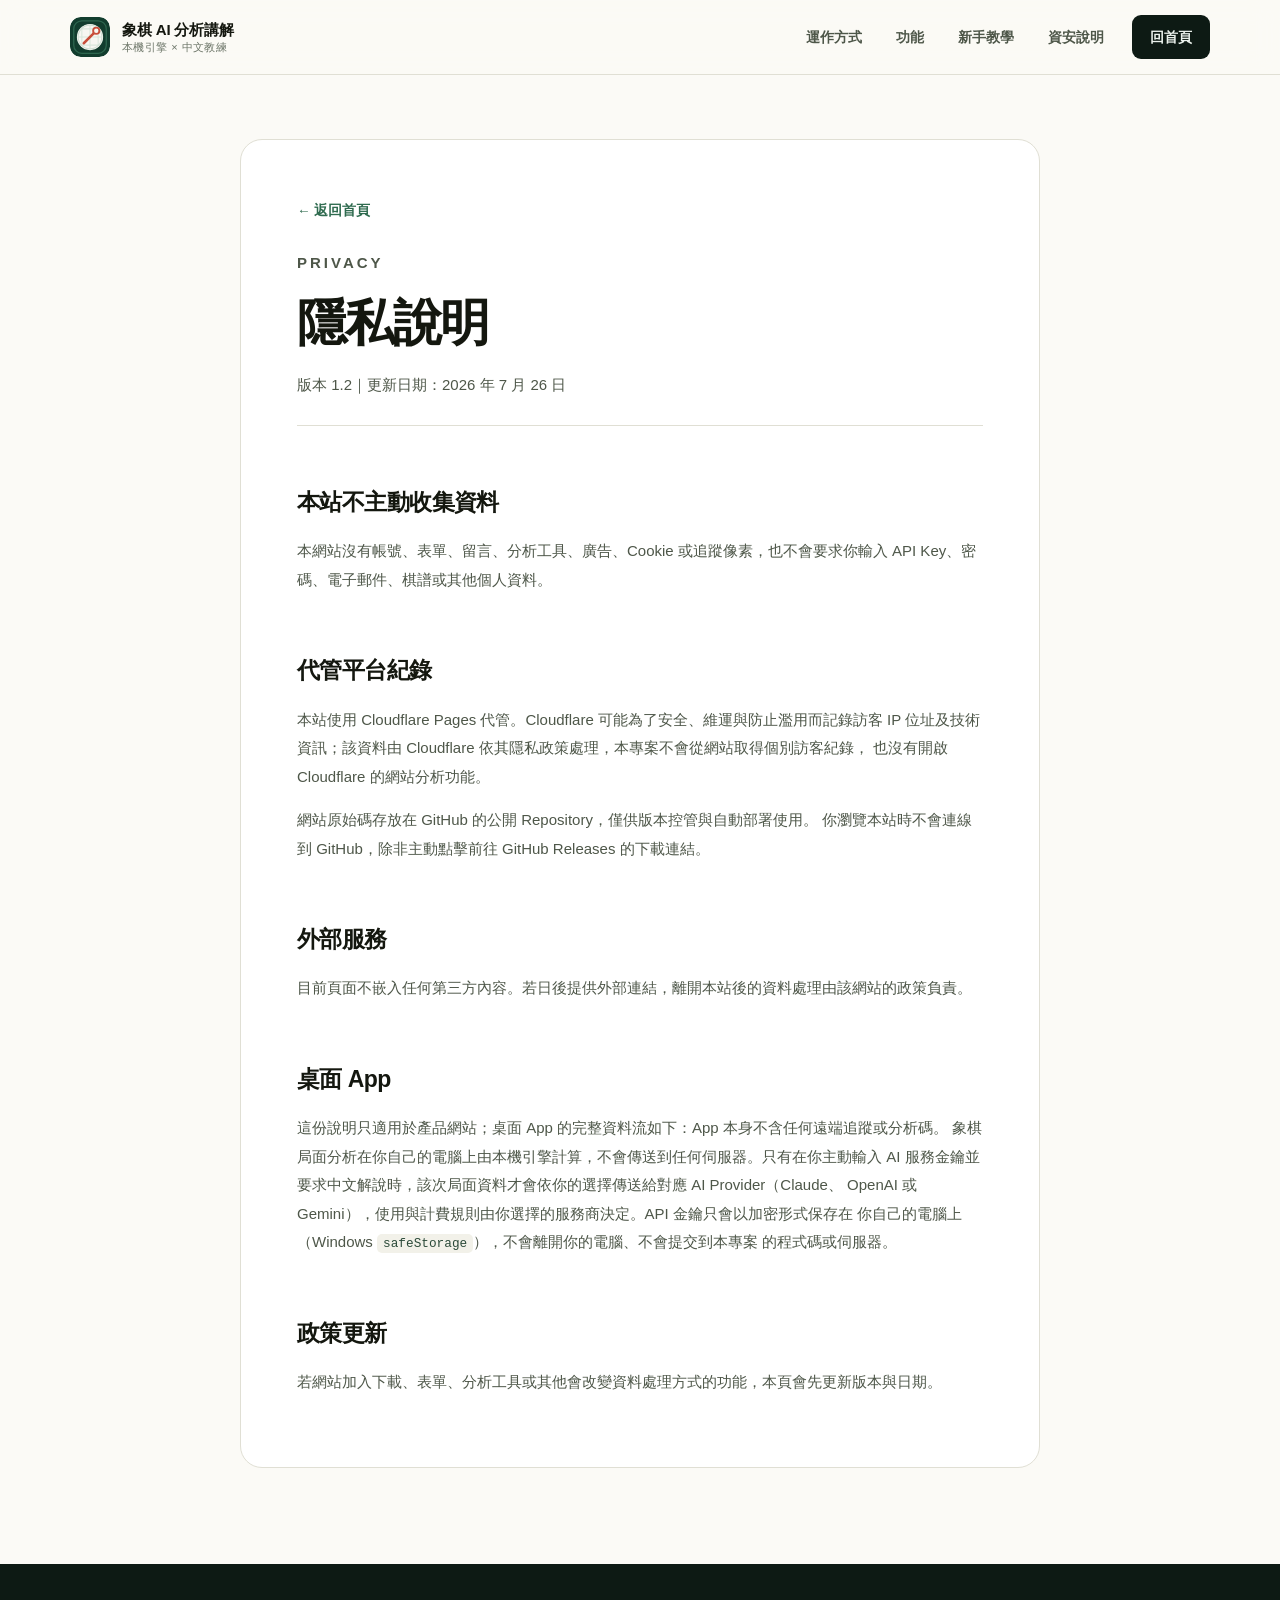
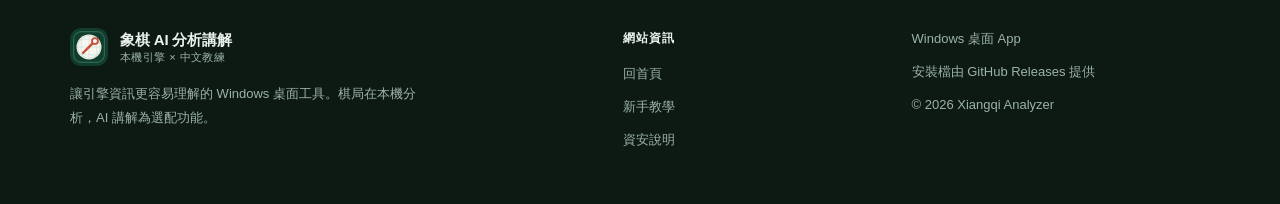
<file: privacy.html>
<!doctype html>
<html lang="zh-Hant">
  <head>
    <meta charset="utf-8">
    <meta name="viewport" content="width=device-width, initial-scale=1">
    <meta
      http-equiv="Content-Security-Policy"
      content="default-src 'none'; style-src 'self'; img-src 'self'; font-src 'self'; script-src 'none'; connect-src 'none'; media-src 'none'; object-src 'none'; frame-src 'none'; worker-src 'none'; manifest-src 'none'; base-uri 'none'; form-action 'none'; upgrade-insecure-requests"
    >
    <meta name="referrer" content="no-referrer">
    <meta name="description" content="象棋 AI 分析講解網站的隱私說明。">
    <meta name="theme-color" content="#0d1a14">
    <title>隱私說明｜象棋 AI 分析講解</title>
    <link rel="icon" href="assets/favicon.svg" type="image/svg+xml">
    <link rel="stylesheet" href="styles.css">
  </head>
  <body class="legal-page">
    <a class="skip-link" href="#main-content">跳到主要內容</a>

    <header class="site-header">
      <div class="container nav-wrap">
        <a class="brand" href="./" aria-label="象棋 AI 分析講解首頁">
          <img src="assets/logo.svg" width="40" height="40" alt="">
          <span><strong>象棋 AI 分析講解</strong><small>本機引擎 × 中文教練</small></span>
        </a>
        <nav class="site-nav" aria-label="主要導覽">
          <a href="./#how">運作方式</a>
          <a href="./#features">功能</a>
          <a href="guide.html">新手教學</a>
          <a href="security.html">資安說明</a>
          <a class="nav-cta" href="./">回首頁</a>
        </nav>
        <details class="nav-menu">
          <summary aria-label="開啟選單"></summary>
          <div class="nav-menu-panel">
            <a href="./#how">運作方式</a>
            <a href="./#features">功能</a>
            <a href="guide.html">新手教學</a>
            <a href="security.html">資安說明</a>
            <a href="./">回首頁</a>
          </div>
        </details>
      </div>
    </header>
    <main id="main-content" class="legal-main">
      <article class="container legal-article">
        <a class="back-link" href="./">← 返回首頁</a>
        <p class="eyebrow">Privacy</p>
        <h1>隱私說明</h1>
        <p class="legal-meta">版本 1.2｜更新日期：2026 年 7 月 26 日</p>

        <h2>本站不主動收集資料</h2>
        <p>
          本網站沒有帳號、表單、留言、分析工具、廣告、Cookie 或追蹤像素，也不會要求你輸入
          API Key、密碼、電子郵件、棋譜或其他個人資料。
        </p>

        <h2>代管平台紀錄</h2>
        <p>
          本站使用 Cloudflare Pages 代管。Cloudflare 可能為了安全、維運與防止濫用而記錄訪客 IP
          位址及技術資訊；該資料由 Cloudflare 依其隱私政策處理，本專案不會從網站取得個別訪客紀錄，
          也沒有開啟 Cloudflare 的網站分析功能。
        </p>
        <p>
          網站原始碼存放在 GitHub 的公開 Repository，僅供版本控管與自動部署使用。
          你瀏覽本站時不會連線到 GitHub，除非主動點擊前往 GitHub Releases 的下載連結。
        </p>

        <h2>外部服務</h2>
        <p>
          目前頁面不嵌入任何第三方內容。若日後提供外部連結，離開本站後的資料處理由該網站的政策負責。
        </p>

        <h2>桌面 App</h2>
        <p>
          這份說明只適用於產品網站；桌面 App 的完整資料流如下：App 本身不含任何遠端追蹤或分析碼。
          象棋局面分析在你自己的電腦上由本機引擎計算，不會傳送到任何伺服器。只有在你主動輸入 AI
          服務金鑰並要求中文解說時，該次局面資料才會依你的選擇傳送給對應 AI Provider（Claude、
          OpenAI 或 Gemini），使用與計費規則由你選擇的服務商決定。API 金鑰只會以加密形式保存在
          你自己的電腦上（Windows <code>safeStorage</code>），不會離開你的電腦、不會提交到本專案
          的程式碼或伺服器。
        </p>

        <h2>政策更新</h2>
        <p>
          若網站加入下載、表單、分析工具或其他會改變資料處理方式的功能，本頁會先更新版本與日期。
        </p>
      </article>
    </main>

    <footer class="site-footer">
      <div class="container footer-grid">
        <div>
          <a class="brand footer-brand" href="./">
            <img src="assets/logo.svg" width="38" height="38" alt="">
            <span><strong>象棋 AI 分析講解</strong><small>本機引擎 × 中文教練</small></span>
          </a>
          <p>讓引擎資訊更容易理解的 Windows 桌面工具。棋局在本機分析，AI 講解為選配功能。</p>
        </div>
        <div class="footer-links">
          <strong>網站資訊</strong>
          <a href="./">回首頁</a>
          <a href="guide.html">新手教學</a>
          <a href="security.html">資安說明</a>
        </div>
        <div class="footer-meta">
          <span>Windows 桌面 App</span>
          <span>安裝檔由 GitHub Releases 提供</span>
          <span>© 2026 Xiangqi Analyzer</span>
        </div>
      </div>
    </footer>
  </body>
</html>
</file>
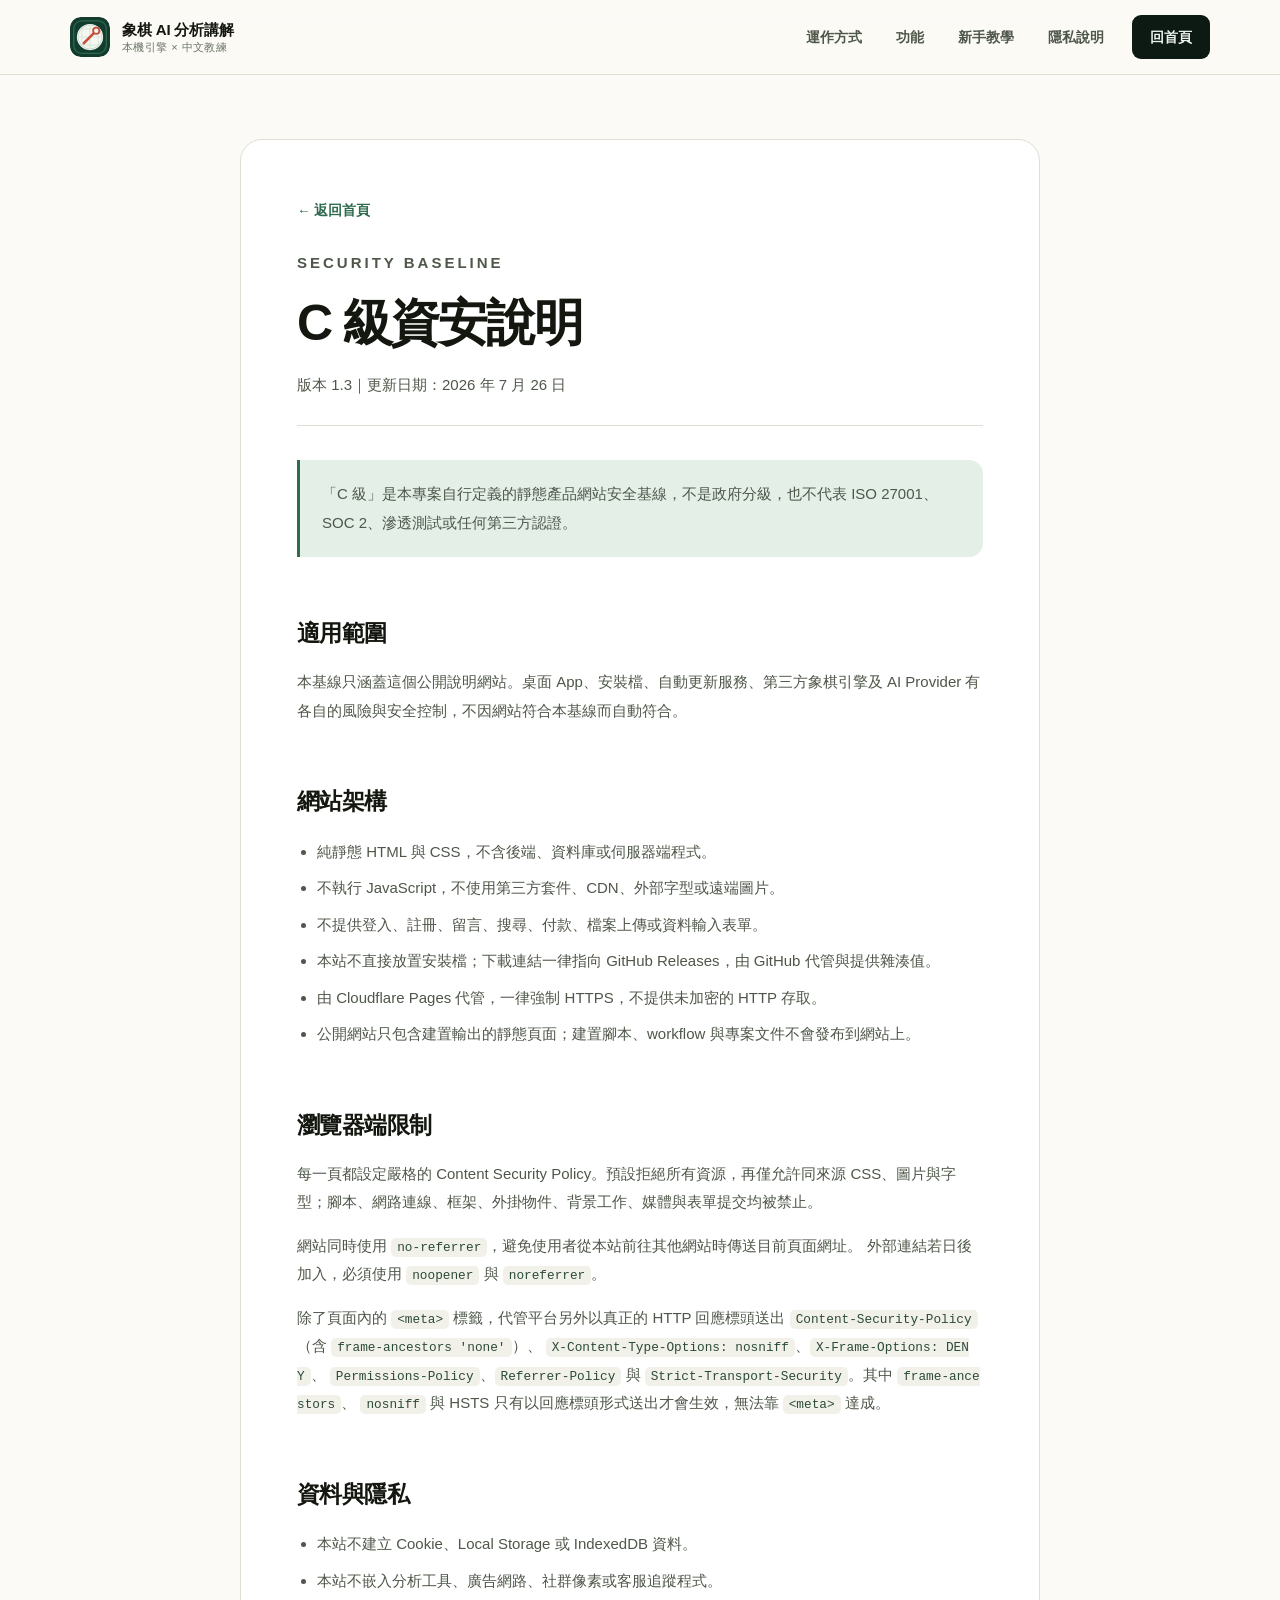
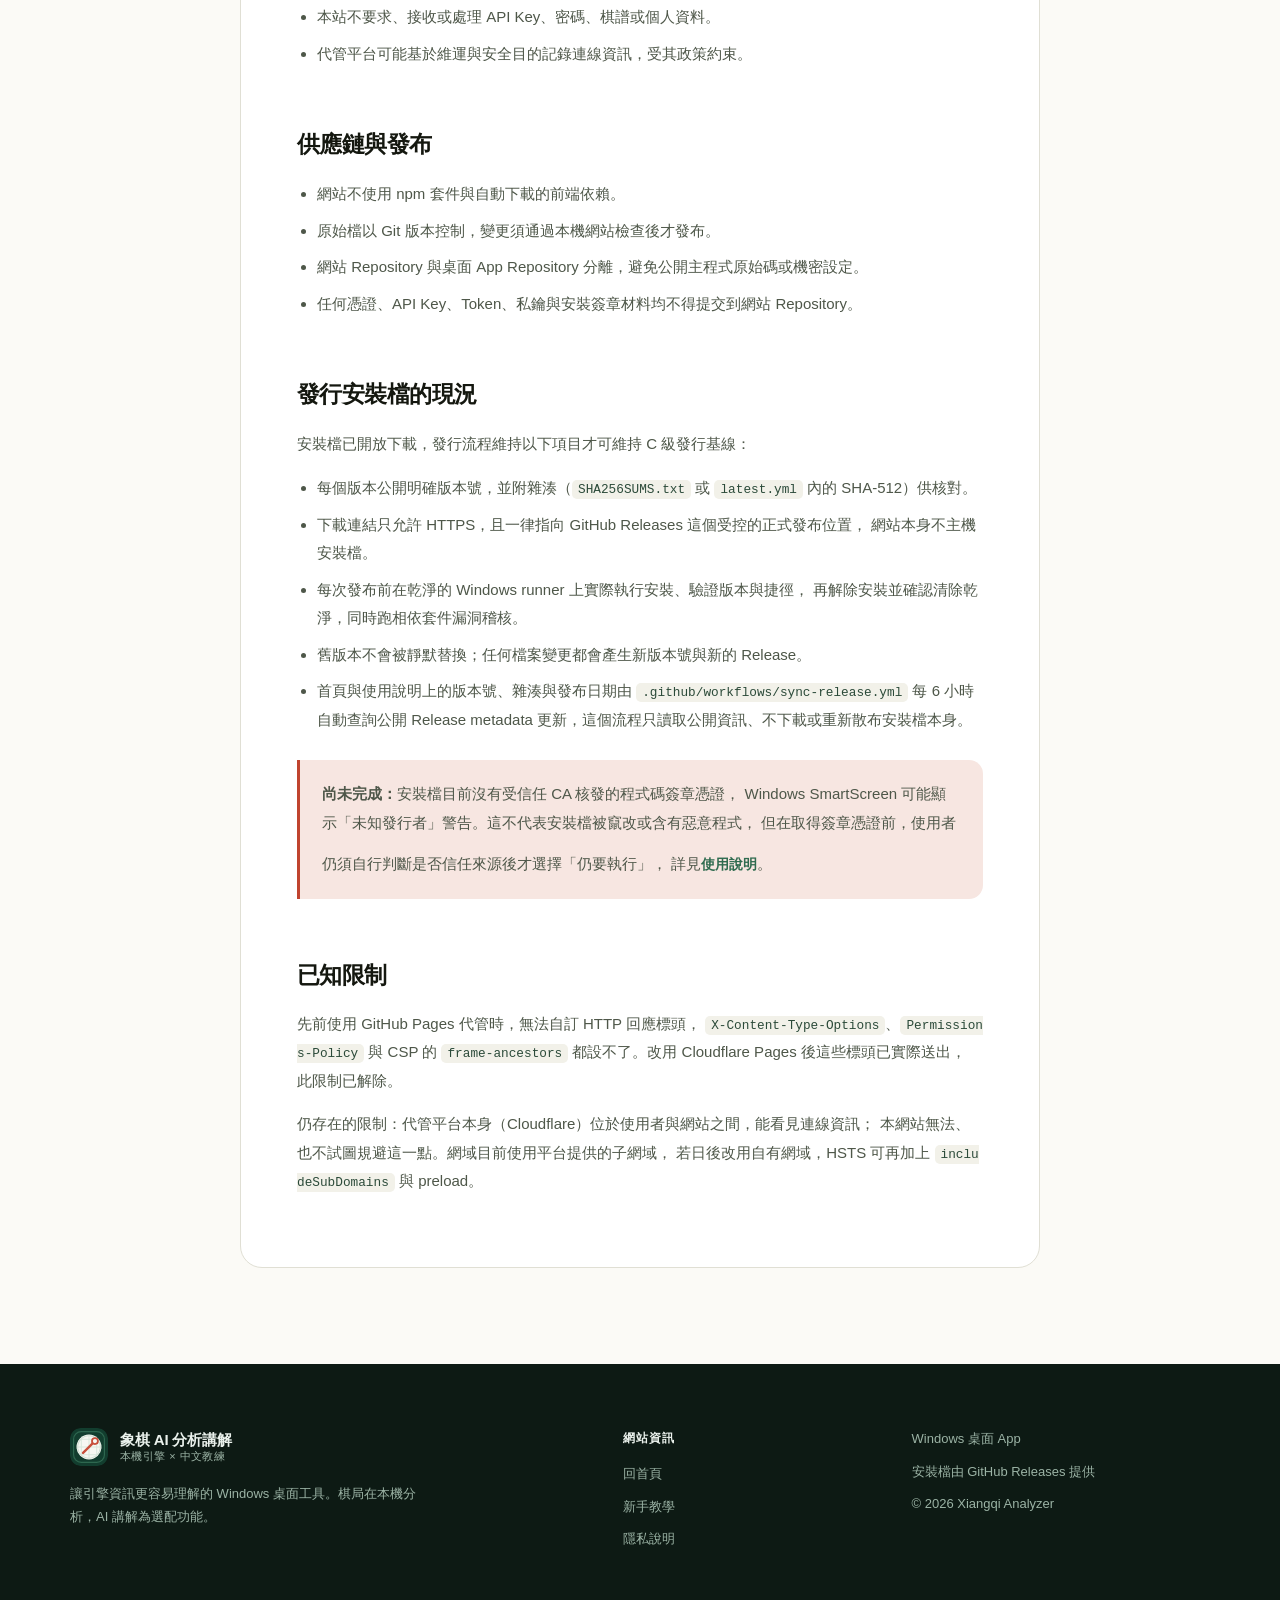
<file: security.html>
<!doctype html>
<html lang="zh-Hant">
  <head>
    <meta charset="utf-8">
    <meta name="viewport" content="width=device-width, initial-scale=1">
    <meta
      http-equiv="Content-Security-Policy"
      content="default-src 'none'; style-src 'self'; img-src 'self'; font-src 'self'; script-src 'none'; connect-src 'none'; media-src 'none'; object-src 'none'; frame-src 'none'; worker-src 'none'; manifest-src 'none'; base-uri 'none'; form-action 'none'; upgrade-insecure-requests"
    >
    <meta name="referrer" content="no-referrer">
    <meta name="description" content="象棋 AI 分析講解網站的 C 級資安基線與限制。">
    <meta name="theme-color" content="#0d1a14">
    <title>資安說明｜象棋 AI 分析講解</title>
    <link rel="icon" href="assets/favicon.svg" type="image/svg+xml">
    <link rel="stylesheet" href="styles.css">
  </head>
  <body class="legal-page">
    <a class="skip-link" href="#main-content">跳到主要內容</a>

    <header class="site-header">
      <div class="container nav-wrap">
        <a class="brand" href="./" aria-label="象棋 AI 分析講解首頁">
          <img src="assets/logo.svg" width="40" height="40" alt="">
          <span><strong>象棋 AI 分析講解</strong><small>本機引擎 × 中文教練</small></span>
        </a>
        <nav class="site-nav" aria-label="主要導覽">
          <a href="./#how">運作方式</a>
          <a href="./#features">功能</a>
          <a href="guide.html">新手教學</a>
          <a href="privacy.html">隱私說明</a>
          <a class="nav-cta" href="./">回首頁</a>
        </nav>
        <details class="nav-menu">
          <summary aria-label="開啟選單"></summary>
          <div class="nav-menu-panel">
            <a href="./#how">運作方式</a>
            <a href="./#features">功能</a>
            <a href="guide.html">新手教學</a>
            <a href="privacy.html">隱私說明</a>
            <a href="./">回首頁</a>
          </div>
        </details>
      </div>
    </header>
    <main id="main-content" class="legal-main">
      <article class="container legal-article">
        <a class="back-link" href="./">← 返回首頁</a>
        <p class="eyebrow">Security baseline</p>
        <h1>C 級資安說明</h1>
        <p class="legal-meta">版本 1.3｜更新日期：2026 年 7 月 26 日</p>

        <p class="notice">
          「C 級」是本專案自行定義的靜態產品網站安全基線，不是政府分級，也不代表
          ISO 27001、SOC 2、滲透測試或任何第三方認證。
        </p>

        <h2>適用範圍</h2>
        <p>
          本基線只涵蓋這個公開說明網站。桌面 App、安裝檔、自動更新服務、第三方象棋引擎及
          AI Provider 有各自的風險與安全控制，不因網站符合本基線而自動符合。
        </p>

        <h2>網站架構</h2>
        <ul>
          <li>純靜態 HTML 與 CSS，不含後端、資料庫或伺服器端程式。</li>
          <li>不執行 JavaScript，不使用第三方套件、CDN、外部字型或遠端圖片。</li>
          <li>不提供登入、註冊、留言、搜尋、付款、檔案上傳或資料輸入表單。</li>
          <li>本站不直接放置安裝檔；下載連結一律指向 GitHub Releases，由 GitHub 代管與提供雜湊值。</li>
          <li>由 Cloudflare Pages 代管，一律強制 HTTPS，不提供未加密的 HTTP 存取。</li>
          <li>公開網站只包含建置輸出的靜態頁面；建置腳本、workflow 與專案文件不會發布到網站上。</li>
        </ul>

        <h2>瀏覽器端限制</h2>
        <p>
          每一頁都設定嚴格的 Content Security Policy。預設拒絕所有資源，再僅允許同來源
          CSS、圖片與字型；腳本、網路連線、框架、外掛物件、背景工作、媒體與表單提交均被禁止。
        </p>
        <p>
          網站同時使用 <code>no-referrer</code>，避免使用者從本站前往其他網站時傳送目前頁面網址。
          外部連結若日後加入，必須使用 <code>noopener</code> 與 <code>noreferrer</code>。
        </p>
        <p>
          除了頁面內的 <code>&lt;meta&gt;</code> 標籤，代管平台另外以真正的 HTTP 回應標頭送出
          <code>Content-Security-Policy</code>（含 <code>frame-ancestors 'none'</code>）、
          <code>X-Content-Type-Options: nosniff</code>、<code>X-Frame-Options: DENY</code>、
          <code>Permissions-Policy</code>、<code>Referrer-Policy</code> 與
          <code>Strict-Transport-Security</code>。其中 <code>frame-ancestors</code>、
          <code>nosniff</code> 與 HSTS 只有以回應標頭形式送出才會生效，無法靠 <code>&lt;meta&gt;</code>
          達成。
        </p>

        <h2>資料與隱私</h2>
        <ul>
          <li>本站不建立 Cookie、Local Storage 或 IndexedDB 資料。</li>
          <li>本站不嵌入分析工具、廣告網路、社群像素或客服追蹤程式。</li>
          <li>本站不要求、接收或處理 API Key、密碼、棋譜或個人資料。</li>
          <li>代管平台可能基於維運與安全目的記錄連線資訊，受其政策約束。</li>
        </ul>

        <h2>供應鏈與發布</h2>
        <ul>
          <li>網站不使用 npm 套件與自動下載的前端依賴。</li>
          <li>原始檔以 Git 版本控制，變更須通過本機網站檢查後才發布。</li>
          <li>網站 Repository 與桌面 App Repository 分離，避免公開主程式原始碼或機密設定。</li>
          <li>任何憑證、API Key、Token、私鑰與安裝簽章材料均不得提交到網站 Repository。</li>
        </ul>

        <h2>發行安裝檔的現況</h2>
        <p>安裝檔已開放下載，發行流程維持以下項目才可維持 C 級發行基線：</p>
        <ul>
          <li>每個版本公開明確版本號，並附雜湊（<code>SHA256SUMS.txt</code> 或
            <code>latest.yml</code> 內的 SHA-512）供核對。</li>
          <li>下載連結只允許 HTTPS，且一律指向 GitHub Releases 這個受控的正式發布位置，
            網站本身不主機安裝檔。</li>
          <li>每次發布前在乾淨的 Windows runner 上實際執行安裝、驗證版本與捷徑，
            再解除安裝並確認清除乾淨，同時跑相依套件漏洞稽核。</li>
          <li>舊版本不會被靜默替換；任何檔案變更都會產生新版本號與新的 Release。</li>
          <li>首頁與使用說明上的版本號、雜湊與發布日期由
            <code>.github/workflows/sync-release.yml</code> 每 6 小時自動查詢公開 Release
            metadata 更新，這個流程只讀取公開資訊、不下載或重新散布安裝檔本身。</li>
        </ul>
        <p class="notice notice-warn">
          <strong>尚未完成：</strong>安裝檔目前沒有受信任 CA 核發的程式碼簽章憑證，
          Windows SmartScreen 可能顯示「未知發行者」警告。這不代表安裝檔被竄改或含有惡意程式，
          但在取得簽章憑證前，使用者仍須自行判斷是否信任來源後才選擇「仍要執行」，
          詳見<a class="text-link" href="guide.html#smartscreen">使用說明</a>。
        </p>

        <h2>已知限制</h2>
        <p>
          先前使用 GitHub Pages 代管時，無法自訂 HTTP 回應標頭，
          <code>X-Content-Type-Options</code>、<code>Permissions-Policy</code> 與 CSP 的
          <code>frame-ancestors</code> 都設不了。改用 Cloudflare Pages 後這些標頭已實際送出，
          此限制已解除。
        </p>
        <p>
          仍存在的限制：代管平台本身（Cloudflare）位於使用者與網站之間，能看見連線資訊；
          本網站無法、也不試圖規避這一點。網域目前使用平台提供的子網域，
          若日後改用自有網域，HSTS 可再加上 <code>includeSubDomains</code> 與 preload。
        </p>
      </article>
    </main>

    <footer class="site-footer">
      <div class="container footer-grid">
        <div>
          <a class="brand footer-brand" href="./">
            <img src="assets/logo.svg" width="38" height="38" alt="">
            <span><strong>象棋 AI 分析講解</strong><small>本機引擎 × 中文教練</small></span>
          </a>
          <p>讓引擎資訊更容易理解的 Windows 桌面工具。棋局在本機分析，AI 講解為選配功能。</p>
        </div>
        <div class="footer-links">
          <strong>網站資訊</strong>
          <a href="./">回首頁</a>
          <a href="guide.html">新手教學</a>
          <a href="privacy.html">隱私說明</a>
        </div>
        <div class="footer-meta">
          <span>Windows 桌面 App</span>
          <span>安裝檔由 GitHub Releases 提供</span>
          <span>© 2026 Xiangqi Analyzer</span>
        </div>
      </div>
    </footer>
  </body>
</html>
</file>
<file: styles.css>
/* ---------- tokens ---------- */

:root {
  color-scheme: light;

  --ink: #0d1a14;
  --ink-2: #142a20;
  --ink-3: #1d3a2c;
  --on-ink: #eaf1ec;
  --on-ink-muted: #9bb3a5;
  --on-ink-line: rgba(190, 214, 199, 0.16);

  --paper: #fbfaf6;
  --paper-2: #f2f1e9;
  --surface: #ffffff;
  --text: #14170f;
  --text-2: #4e5749;
  --muted: #6d7668;
  --line: #e0dfd4;
  --line-strong: #cbcabd;

  --red: #c0442f;
  --red-dark: #a63722;
  --red-soft: #f7e6e1;
  --green: #2f6b4f;
  --green-soft: #e4efe8;
  --wood: #e0bb85;
  --wood-line: rgba(72, 51, 31, 0.62);
  --wood-frame: #ab7f4e;

  --radius: 14px;
  --radius-lg: 22px;
  --shadow-sm: 0 2px 10px rgba(18, 30, 24, 0.05);
  --shadow: 0 18px 44px rgba(13, 26, 20, 0.1);
  --shadow-dark: 0 34px 80px rgba(0, 0, 0, 0.42);
  --container: 1140px;
  --ease: cubic-bezier(0.2, 0.7, 0.3, 1);
}

* {
  box-sizing: border-box;
}

html {
  scroll-behavior: smooth;
}

body {
  margin: 0;
  background: var(--paper);
  color: var(--text);
  font-family:
    -apple-system, BlinkMacSystemFont, "PingFang TC", "Microsoft JhengHei UI",
    "Segoe UI", Arial, sans-serif;
  font-size: 16px;
  line-height: 1.75;
  -webkit-font-smoothing: antialiased;
  text-rendering: optimizeLegibility;
}

img {
  display: block;
  max-width: 100%;
}

a {
  color: inherit;
  text-decoration: none;
}

button,
a,
summary {
  -webkit-tap-highlight-color: transparent;
}

:focus-visible {
  outline: 3px solid var(--red);
  outline-offset: 3px;
  border-radius: 4px;
}

code {
  padding: 2px 6px;
  border-radius: 5px;
  background: var(--paper-2);
  color: #2b4a39;
  font-family: ui-monospace, SFMono-Regular, Consolas, monospace;
  font-size: 0.85em;
  word-break: break-all;
}

.container {
  width: min(calc(100% - 48px), var(--container));
  margin-inline: auto;
}

.skip-link {
  position: fixed;
  z-index: 100;
  top: 12px;
  left: 12px;
  padding: 10px 18px;
  border-radius: 8px;
  background: var(--ink);
  color: var(--on-ink);
  font-weight: 700;
  transform: translateY(-160%);
}

.skip-link:focus {
  transform: translateY(0);
}

.eyebrow {
  margin: 0 0 18px;
  color: var(--red);
  font-size: 12px;
  font-weight: 800;
  letter-spacing: 0.2em;
  text-transform: uppercase;
}

/* ---------- header ---------- */

.site-header {
  position: sticky;
  z-index: 40;
  top: 0;
  border-bottom: 1px solid var(--line);
  background: rgba(251, 250, 246, 0.9);
  backdrop-filter: blur(14px);
}

.nav-wrap {
  display: flex;
  min-height: 74px;
  align-items: center;
  justify-content: space-between;
  gap: 24px;
}

.brand {
  display: inline-flex;
  align-items: center;
  gap: 12px;
}

.brand img {
  border-radius: 11px;
}

.brand span {
  display: grid;
  line-height: 1.3;
}

.brand strong {
  font-size: 15px;
  font-weight: 750;
  letter-spacing: -0.01em;
}

.brand small {
  color: var(--muted);
  font-size: 11px;
  letter-spacing: 0.04em;
}

.site-nav {
  display: flex;
  align-items: center;
  gap: 6px;
}

.site-nav a {
  padding: 9px 14px;
  border-radius: 9px;
  color: var(--text-2);
  font-size: 14px;
  font-weight: 650;
  transition: background 160ms var(--ease), color 160ms var(--ease);
}

.site-nav a:hover {
  background: var(--paper-2);
  color: var(--text);
}

.site-nav .nav-cta {
  margin-left: 8px;
  padding: 10px 18px;
  background: var(--ink);
  color: var(--on-ink);
  font-weight: 750;
}

.site-nav .nav-cta:hover {
  background: var(--ink-3);
  color: #fff;
}

.nav-menu {
  display: none;
  position: relative;
}

.nav-menu > summary {
  display: grid;
  width: 44px;
  height: 44px;
  place-items: center;
  padding: 0;
  border: 1px solid var(--line-strong);
  border-radius: 11px;
  background: var(--surface);
  color: var(--text);
  font-size: 0;
  list-style: none;
  cursor: pointer;
}

.nav-menu > summary::-webkit-details-marker {
  display: none;
}

.nav-menu > summary::after {
  content: none;
}

.nav-menu > summary::before {
  content: "☰";
  font-size: 17px;
}

.nav-menu[open] > summary::before {
  content: "✕";
}

.nav-menu-panel {
  position: absolute;
  z-index: 50;
  top: calc(100% + 10px);
  right: 0;
  display: grid;
  min-width: 210px;
  padding: 8px;
  border: 1px solid var(--line);
  border-radius: var(--radius);
  background: var(--surface);
  box-shadow: var(--shadow);
}

.nav-menu-panel a {
  padding: 11px 14px;
  border-radius: 9px;
  color: var(--text-2);
  font-size: 15px;
  font-weight: 650;
}

.nav-menu-panel a:hover {
  background: var(--paper-2);
  color: var(--green);
}

/* ---------- buttons ---------- */

.button {
  display: inline-flex;
  min-height: 52px;
  align-items: center;
  justify-content: center;
  padding: 0 26px;
  border: 1px solid transparent;
  border-radius: 11px;
  font-size: 15px;
  font-weight: 750;
  letter-spacing: 0.01em;
  transition:
    transform 160ms var(--ease),
    background 160ms var(--ease),
    border-color 160ms var(--ease),
    box-shadow 160ms var(--ease);
}

.button-primary {
  background: var(--red);
  color: #fff;
  box-shadow: 0 12px 28px rgba(192, 68, 47, 0.28);
}

.button-primary:hover {
  background: var(--red-dark);
  box-shadow: 0 16px 34px rgba(192, 68, 47, 0.36);
  transform: translateY(-2px);
}

.button-secondary {
  border-color: var(--line-strong);
  background: var(--surface);
  color: var(--text);
}

.button-secondary:hover {
  border-color: var(--text-2);
  transform: translateY(-2px);
}

.on-dark .button-secondary {
  border-color: var(--on-ink-line);
  background: rgba(255, 255, 255, 0.06);
  color: var(--on-ink);
}

.on-dark .button-secondary:hover {
  border-color: rgba(233, 244, 236, 0.5);
  background: rgba(255, 255, 255, 0.11);
}

/* ---------- hero ---------- */

.hero {
  position: relative;
  overflow: hidden;
  padding: 104px 0 108px;
  background:
    radial-gradient(ellipse 70% 60% at 78% 18%, rgba(47, 107, 79, 0.5), transparent 70%),
    radial-gradient(ellipse 50% 50% at 8% 92%, rgba(192, 68, 47, 0.16), transparent 70%),
    var(--ink);
  color: var(--on-ink);
}

.hero::after {
  position: absolute;
  z-index: 0;
  inset: 0;
  background-image:
    linear-gradient(rgba(190, 214, 199, 0.05) 1px, transparent 1px),
    linear-gradient(90deg, rgba(190, 214, 199, 0.05) 1px, transparent 1px);
  background-size: 74px 74px;
  content: "";
  mask-image: radial-gradient(ellipse 80% 70% at 70% 30%, black, transparent 75%);
  pointer-events: none;
}

.hero-grid {
  position: relative;
  z-index: 1;
  display: grid;
  grid-template-columns: minmax(0, 1fr) minmax(0, 1.05fr);
  align-items: center;
  gap: 64px;
}

.hero h1 {
  margin: 0;
  font-size: clamp(44px, 5.2vw, 68px);
  font-weight: 780;
  letter-spacing: -0.045em;
  line-height: 1.13;
}

.hero h1 em {
  color: #7fc7a2;
  font-style: normal;
}

.hero-lead {
  max-width: 30em;
  margin: 26px 0 0;
  color: var(--on-ink-muted);
  font-size: 17px;
  line-height: 1.9;
}

.hero-actions {
  display: flex;
  flex-wrap: wrap;
  gap: 12px;
  margin-top: 34px;
}

.release-note {
  max-width: 40em;
  margin: 26px 0 0;
  padding: 14px 16px;
  border: 1px solid var(--on-ink-line);
  border-radius: var(--radius);
  background: rgba(255, 255, 255, 0.04);
  color: var(--on-ink-muted);
  font-size: 12.5px;
  line-height: 1.85;
}

.release-note strong {
  color: var(--on-ink);
}

.release-note code {
  background: rgba(255, 255, 255, 0.09);
  color: #bfe0cd;
}

.hero-proof {
  display: flex;
  flex-wrap: wrap;
  gap: 10px 22px;
  margin-top: 24px;
  color: #bdd2c5;
  font-size: 12.5px;
  font-weight: 700;
}

.hero-proof span {
  display: inline-flex;
  align-items: center;
  gap: 8px;
}

.hero-proof i {
  width: 6px;
  height: 6px;
  border-radius: 50%;
  background: #6fbf95;
  box-shadow: 0 0 0 3px rgba(111, 191, 149, 0.2);
}

/* ---------- app preview ---------- */

.product-preview {
  overflow: hidden;
  border: 1px solid rgba(255, 255, 255, 0.1);
  border-radius: var(--radius-lg);
  background: var(--surface);
  color: var(--text);
  box-shadow: var(--shadow-dark);
}

.preview-toolbar {
  display: grid;
  grid-template-columns: 1fr auto 1fr;
  height: 54px;
  align-items: center;
  padding: 0 20px;
  background: var(--ink-2);
  color: var(--on-ink);
}

.window-controls {
  display: flex;
  gap: 7px;
}

.window-controls span {
  width: 9px;
  height: 9px;
  border-radius: 50%;
  background: rgba(255, 255, 255, 0.24);
}

.window-controls span:first-child {
  background: #d4705c;
}

.preview-title {
  display: flex;
  align-items: center;
  gap: 8px;
}

.preview-title img {
  border-radius: 6px;
}

.preview-title p {
  margin: 0;
  font-size: 12px;
  font-weight: 700;
}

.window-label {
  justify-self: end;
  color: var(--on-ink-muted);
  font-size: 10px;
  font-weight: 700;
  letter-spacing: 0.08em;
}

.preview-body {
  display: grid;
  grid-template-columns: 1fr 0.92fr;
  gap: 16px;
  padding: 18px;
}

.mini-board {
  --col-gap: calc((100% - 38px) / 8);
  --row-gap: calc((100% - 34px) / 9);
  position: relative;
  min-height: 400px;
  overflow: hidden;
  border: 11px solid var(--wood-frame);
  border-radius: 10px;
  background-color: var(--wood);
  background-image:
    linear-gradient(var(--wood-line) 1px, transparent 1px),
    linear-gradient(90deg, var(--wood-line) 1px, transparent 1px);
  background-position: 19px 17px;
  background-size: calc((100% - 38px) / 8) calc((100% - 34px) / 9);
  box-shadow: inset 0 0 22px rgba(82, 55, 29, 0.16);
}

.river {
  position: absolute;
  top: calc(var(--row-gap) * 4 + 18px);
  right: 1px;
  left: 1px;
  height: calc(var(--row-gap) - 2px);
  display: grid;
  place-items: center;
  background: var(--wood);
  color: #6d4c29;
  font-family: "DFKai-SB", "KaiTi", serif;
  font-size: 16px;
  letter-spacing: 0.3em;
}

.piece {
  position: absolute;
  display: grid;
  width: 26px;
  height: 26px;
  place-items: center;
  border: 1.5px solid currentColor;
  border-radius: 50%;
  background: #f6e2b8;
  font-family: "DFKai-SB", "KaiTi", serif;
  font-size: 13px;
  font-weight: 800;
  box-shadow: 0 2px 5px rgba(74, 46, 23, 0.26);
}

.piece.red { color: #a83226; }
.piece.black { color: #232824; }

.piece.c0 { left: calc(var(--col-gap) * 0 + 6px); }
.piece.c1 { left: calc(var(--col-gap) * 1 + 6px); }
.piece.c2 { left: calc(var(--col-gap) * 2 + 6px); }
.piece.c3 { left: calc(var(--col-gap) * 3 + 6px); }
.piece.c4 { left: calc(var(--col-gap) * 4 + 6px); }
.piece.c5 { left: calc(var(--col-gap) * 5 + 6px); }
.piece.c6 { left: calc(var(--col-gap) * 6 + 6px); }
.piece.c7 { left: calc(var(--col-gap) * 7 + 6px); }
.piece.c8 { left: calc(var(--col-gap) * 8 + 6px); }

.piece.r0 { top: calc(var(--row-gap) * 0 + 4px); }
.piece.r2 { top: calc(var(--row-gap) * 2 + 4px); }
.piece.r3 { top: calc(var(--row-gap) * 3 + 4px); }
.piece.r6 { top: calc(var(--row-gap) * 6 + 4px); }
.piece.r7 { top: calc(var(--row-gap) * 7 + 4px); }
.piece.r9 { top: calc(var(--row-gap) * 9 + 4px); }

.piece.is-from {
  background: #fbeed0;
  box-shadow: 0 0 0 3px var(--red), 0 2px 6px rgba(74, 46, 23, 0.3);
}

.piece.is-to {
  border-style: dashed;
  border-color: var(--red);
  background: rgba(251, 238, 208, 0.45);
  color: var(--red);
  box-shadow: 0 0 0 3px rgba(192, 68, 47, 0.22);
}

.analysis-card {
  display: grid;
  align-content: start;
  min-width: 0;
  padding: 16px;
  border: 1px solid var(--line);
  border-radius: var(--radius);
  background: var(--surface);
}

.analysis-tabs {
  display: grid;
  grid-template-columns: 1fr 1fr;
  margin: -16px -16px 16px;
  border-bottom: 1px solid var(--line);
}

.analysis-tabs span {
  padding: 13px 8px 11px;
  color: #8e9789;
  font-size: 10.5px;
  font-weight: 750;
  text-align: center;
}

.analysis-tabs .active {
  color: var(--green);
  box-shadow: inset 0 -2px var(--green);
}

.live-row {
  display: grid;
  grid-template-columns: auto 1fr auto;
  align-items: center;
  gap: 8px;
  color: var(--muted);
  font-size: 11px;
}

.live-row strong {
  color: var(--text);
}

.live-dot {
  width: 8px;
  height: 8px;
  border-radius: 50%;
  background: #3f8f66;
  box-shadow: 0 0 0 4px rgba(63, 143, 102, 0.16);
  animation: live-pulse 2.4s ease-in-out infinite;
}

@keyframes live-pulse {
  0%, 100% { box-shadow: 0 0 0 4px rgba(63, 143, 102, 0.16); }
  50% { box-shadow: 0 0 0 7px rgba(63, 143, 102, 0.07); }
}

.score {
  margin-top: 18px;
  color: var(--muted);
  font-size: 12px;
}

.score b {
  display: block;
  margin-top: 2px;
  color: var(--green);
  font-size: 36px;
  font-weight: 780;
  letter-spacing: -0.03em;
  line-height: 1.15;
}

.evaluation-chart {
  position: relative;
  height: 56px;
  margin-top: 14px;
  overflow: hidden;
  border-radius: 8px;
  background: var(--paper-2);
}

.evaluation-chart::before {
  position: absolute;
  top: 50%;
  right: 0;
  left: 0;
  height: 1px;
  background: #d3dad2;
  content: "";
}

.evaluation-chart i {
  position: absolute;
  inset: 0;
  background: linear-gradient(to bottom, rgba(47, 107, 79, 0.5), rgba(47, 107, 79, 0.05));
  clip-path: polygon(
    0 64%, 12% 58%, 24% 72%, 36% 36%, 48% 54%,
    60% 32%, 72% 46%, 84% 24%, 100% 30%, 100% 100%, 0 100%
  );
}

.chart-point {
  position: absolute;
  top: 9px;
  right: 14%;
  width: 8px;
  height: 8px;
  border: 2px solid var(--surface);
  border-radius: 50%;
  background: var(--red);
  box-shadow: 0 0 0 2px rgba(192, 68, 47, 0.22);
}

.candidate-list {
  display: grid;
  gap: 6px;
  margin-top: 14px;
}

.candidate-list div {
  display: grid;
  grid-template-columns: 18px 1fr auto;
  align-items: center;
  gap: 8px;
  padding: 8px 9px;
  border-radius: 8px;
  background: var(--paper-2);
  font-size: 10.5px;
}

.candidate-list div:first-child {
  background: var(--green-soft);
}

.candidate-list span {
  display: grid;
  width: 17px;
  height: 17px;
  place-items: center;
  border-radius: 50%;
  background: var(--surface);
  color: var(--green);
  font-weight: 800;
}

.candidate-list strong {
  font-weight: 700;
}

.candidate-list em {
  color: var(--green);
  font-style: normal;
  font-weight: 800;
}

.coach-tip {
  margin-top: 14px;
  padding: 12px 13px;
  border-left: 3px solid var(--green);
  border-radius: 0 10px 10px 0;
  background: var(--green-soft);
  color: #2c4e3c;
  font-size: 12px;
  line-height: 1.7;
}

.coach-tip span {
  display: block;
  margin-bottom: 4px;
  color: var(--green);
  font-size: 10px;
  font-weight: 800;
  letter-spacing: 0.1em;
}

/* ---------- flow band ---------- */

.flow {
  padding: 76px 0;
  border-bottom: 1px solid var(--line);
  background: var(--paper-2);
}

.flow-head {
  max-width: 48em;
  margin-bottom: 44px;
}

.flow-head h2 {
  margin: 0;
  font-size: clamp(26px, 3vw, 34px);
  font-weight: 760;
  letter-spacing: -0.035em;
  line-height: 1.35;
}

.flow-grid {
  display: grid;
  grid-template-columns: repeat(3, 1fr);
  gap: 20px;
}

.flow-step {
  position: relative;
  padding: 28px 26px 26px;
  border: 1px solid var(--line);
  border-radius: var(--radius);
  background: var(--surface);
}

.flow-step b {
  display: block;
  color: var(--red);
  font-size: 30px;
  font-weight: 800;
  letter-spacing: -0.04em;
  line-height: 1;
  opacity: 0.34;
}

.flow-step h3 {
  margin: 16px 0 8px;
  font-size: 19px;
  font-weight: 750;
  letter-spacing: -0.02em;
}

.flow-step p {
  margin: 0;
  color: var(--text-2);
  font-size: 14px;
  line-height: 1.8;
}

.flow-step .tag {
  display: inline-block;
  margin-top: 16px;
  padding: 4px 10px;
  border-radius: 99px;
  background: var(--green-soft);
  color: var(--green);
  font-size: 10.5px;
  font-weight: 800;
  letter-spacing: 0.06em;
}

.flow-step .tag.optional {
  background: var(--paper-2);
  color: var(--muted);
}

/* ---------- sections ---------- */

.section {
  padding: 104px 0;
}

.section-tinted {
  border-block: 1px solid var(--line);
  background: var(--paper-2);
}

.section-heading {
  max-width: 44em;
  margin-bottom: 52px;
}

.section-heading h2 {
  margin: 0;
  font-size: clamp(32px, 3.9vw, 46px);
  font-weight: 770;
  letter-spacing: -0.04em;
  line-height: 1.22;
}

.section-heading > p:last-child {
  margin: 18px 0 0;
  color: var(--text-2);
  font-size: 16px;
}

/* ---------- features ---------- */

.feature-grid {
  display: grid;
  grid-template-columns: repeat(3, 1fr);
  gap: 16px;
}

.feature-card {
  position: relative;
  display: grid;
  align-content: start;
  min-height: 236px;
  padding: 28px;
  border: 1px solid var(--line);
  border-radius: var(--radius);
  background: var(--surface);
  transition: border-color 180ms var(--ease), box-shadow 180ms var(--ease), transform 180ms var(--ease);
}

.feature-card:hover {
  border-color: var(--line-strong);
  box-shadow: var(--shadow-sm);
  transform: translateY(-3px);
}

.feature-card-wide {
  grid-column: span 2;
  border-color: transparent;
  background:
    radial-gradient(ellipse 60% 90% at 90% 10%, rgba(47, 107, 79, 0.55), transparent 70%),
    var(--ink);
  color: var(--on-ink);
}

.feature-card-wide:hover {
  border-color: transparent;
}

.card-index {
  color: var(--muted);
  font-size: 11px;
  font-weight: 800;
  letter-spacing: 0.12em;
}

.feature-card-wide .card-index {
  color: #8fae9d;
}

.feature-card h3 {
  margin: 40px 0 10px;
  font-size: 21px;
  font-weight: 750;
  letter-spacing: -0.025em;
}

.feature-card p {
  margin: 0;
  color: var(--text-2);
  font-size: 14px;
  line-height: 1.8;
}

.feature-card-wide p {
  max-width: 34em;
  color: #b9cfc2;
}

.feature-mark {
  position: absolute;
  top: 24px;
  right: 24px;
  display: grid;
  width: 44px;
  height: 44px;
  place-items: center;
  border: 1px solid var(--line);
  border-radius: 50%;
  background: var(--paper);
  color: var(--green);
  font-size: 10px;
  font-weight: 800;
}

.feature-card-wide .feature-mark {
  border-color: var(--on-ink-line);
  background: rgba(255, 255, 255, 0.07);
  color: #b9d8c6;
}

.status-demo {
  display: grid;
  grid-template-columns: auto 1fr auto;
  align-items: center;
  gap: 12px;
  margin-top: 26px;
  color: #b9cfc2;
  font-size: 11px;
}

.status-demo strong {
  color: var(--on-ink);
}

.progress {
  height: 6px;
  overflow: hidden;
  border-radius: 99px;
  background: rgba(255, 255, 255, 0.14);
}

.progress i {
  display: block;
  width: 72%;
  height: 100%;
  border-radius: inherit;
  background: linear-gradient(90deg, #4f9f75, #8fd3ac);
}

/* ---------- steps ---------- */

.guide-layout {
  display: grid;
  grid-template-columns: 0.85fr 1.15fr;
  gap: 88px;
}

.sticky-heading {
  align-self: start;
  position: sticky;
  top: 108px;
  margin-bottom: 0;
}

.steps {
  margin: 0;
  padding: 0;
  list-style: none;
  counter-reset: step;
}

.steps li {
  display: grid;
  grid-template-columns: 46px 1fr;
  gap: 22px;
  padding: 26px 0;
  border-bottom: 1px solid var(--line-strong);
}

.steps li:first-child {
  padding-top: 0;
}

.steps li:last-child {
  border-bottom: 0;
  padding-bottom: 0;
}

.steps li > span {
  display: grid;
  width: 42px;
  height: 42px;
  place-items: center;
  border: 1px solid var(--line-strong);
  border-radius: 50%;
  background: var(--surface);
  color: var(--red);
  font-size: 14px;
  font-weight: 800;
}

.steps h3 {
  margin: 6px 0 8px;
  font-size: 19px;
  font-weight: 750;
  letter-spacing: -0.02em;
}

.steps p {
  margin: 0;
  color: var(--text-2);
  font-size: 14.5px;
  line-height: 1.8;
}

/* ---------- compatibility ---------- */

.compat-grid {
  display: grid;
  grid-template-columns: 1fr 1fr;
  gap: 20px;
}

.compat-card {
  padding: 38px;
  border: 1px solid var(--line);
  border-radius: var(--radius);
  background: var(--surface);
}

.pill {
  display: inline-block;
  padding: 5px 12px;
  border-radius: 99px;
  background: var(--green-soft);
  color: var(--green);
  font-size: 10.5px;
  font-weight: 800;
  letter-spacing: 0.1em;
}

.pill-blue {
  background: var(--red-soft);
  color: var(--red-dark);
}

.compat-card h3 {
  margin: 28px 0 12px;
  font-size: 26px;
  font-weight: 760;
  letter-spacing: -0.03em;
}

.compat-card > p {
  margin: 0;
  color: var(--text-2);
  font-size: 14.5px;
  line-height: 1.8;
}

.compat-card ul {
  margin: 24px 0 0;
  padding: 22px 0 0;
  border-top: 1px solid var(--line);
  list-style: none;
}

.compat-card li {
  position: relative;
  padding: 7px 0 7px 24px;
  color: var(--text-2);
  font-size: 13.5px;
  line-height: 1.75;
}

.compat-card li::before {
  position: absolute;
  top: 15px;
  left: 3px;
  width: 6px;
  height: 6px;
  border-radius: 50%;
  background: var(--green);
  content: "";
}

/* ---------- security ---------- */

.security-section {
  border-block: 1px solid var(--line);
  background: var(--paper-2);
}

.security-layout {
  display: grid;
  grid-template-columns: 0.8fr 1.2fr;
  align-items: start;
  gap: 76px;
}

.security-layout h2 {
  margin: 0;
  font-size: clamp(32px, 3.9vw, 46px);
  font-weight: 770;
  letter-spacing: -0.04em;
  line-height: 1.22;
}

.security-intro {
  max-width: 30em;
  margin: 20px 0 0;
  color: var(--text-2);
  font-size: 14.5px;
  line-height: 1.85;
}

.text-link {
  display: inline-block;
  margin-top: 14px;
  color: var(--green);
  font-size: 14px;
  font-weight: 750;
}

.text-link:hover {
  color: var(--ink-3);
}

.inline-link {
  color: inherit;
  font-weight: 750;
  text-decoration: underline;
  text-decoration-color: rgba(150, 190, 168, 0.5);
  text-underline-offset: 2px;
}

.inline-link:hover {
  text-decoration-color: currentColor;
}

.security-grid {
  display: grid;
  grid-template-columns: repeat(2, 1fr);
  gap: 12px;
}

.security-grid article {
  display: grid;
  align-content: space-between;
  min-height: 140px;
  padding: 24px;
  border: 1px solid var(--line);
  border-radius: var(--radius);
  background: var(--surface);
}

.security-grid strong {
  font-size: 15px;
  font-weight: 750;
}

.security-grid span {
  color: var(--muted);
  font-size: 12.5px;
  line-height: 1.7;
}

/* ---------- faq ---------- */

.faq-section {
  padding-bottom: 84px;
}

.faq-list {
  max-width: 62em;
  border-top: 1px solid var(--line-strong);
}

.faq-list details,
.legal-article details {
  border-bottom: 1px solid var(--line);
}

.faq-list summary,
.legal-article summary {
  position: relative;
  padding: 24px 52px 24px 0;
  cursor: pointer;
  font-size: 16.5px;
  font-weight: 700;
  letter-spacing: -0.01em;
  list-style: none;
}

.faq-list summary::-webkit-details-marker,
.legal-article summary::-webkit-details-marker {
  display: none;
}

.faq-list summary::after,
.legal-article summary::after {
  position: absolute;
  top: 50%;
  right: 4px;
  width: 26px;
  height: 26px;
  display: grid;
  place-items: center;
  border: 1px solid var(--line-strong);
  border-radius: 50%;
  color: var(--red);
  content: "+";
  font-size: 16px;
  font-weight: 500;
  line-height: 1;
  transform: translateY(-50%);
}

.faq-list details[open] summary::after,
.legal-article details[open] summary::after {
  content: "−";
  background: var(--red);
  border-color: var(--red);
  color: #fff;
}

.faq-list details p,
.legal-article details p {
  max-width: 58em;
  margin: -4px 0 26px;
  color: var(--text-2);
  font-size: 14.5px;
  line-height: 1.85;
}

/* ---------- final cta ---------- */

.final-cta {
  padding: 0 0 104px;
}

.final-cta-inner {
  position: relative;
  overflow: hidden;
  display: flex;
  align-items: center;
  justify-content: space-between;
  gap: 34px;
  padding: 56px;
  border-radius: var(--radius-lg);
  background:
    radial-gradient(ellipse 60% 100% at 85% 20%, rgba(47, 107, 79, 0.55), transparent 70%),
    var(--ink);
  color: var(--on-ink);
}

.final-cta-inner h2 {
  margin: 0;
  font-size: clamp(26px, 3.4vw, 38px);
  font-weight: 770;
  letter-spacing: -0.035em;
  line-height: 1.25;
}

.final-cta-inner p.sub {
  margin: 12px 0 0;
  color: var(--on-ink-muted);
  font-size: 14.5px;
}

/* ---------- footer ---------- */

.site-footer {
  padding: 64px 0 52px;
  background: var(--ink);
  color: var(--on-ink);
}

.footer-grid {
  display: grid;
  grid-template-columns: 1.5fr 0.7fr 0.9fr;
  gap: 56px;
}

.footer-brand {
  margin-bottom: 16px;
}

.footer-brand small {
  color: var(--on-ink-muted);
}

.footer-grid > div > p {
  margin: 0;
  max-width: 28em;
  color: var(--on-ink-muted);
  font-size: 13px;
  line-height: 1.8;
}

.footer-links,
.footer-meta {
  display: grid;
  align-content: start;
  gap: 10px;
}

.footer-links strong {
  margin-bottom: 4px;
  font-size: 12px;
  font-weight: 750;
  letter-spacing: 0.06em;
}

.footer-links a,
.footer-meta span {
  color: var(--on-ink-muted);
  font-size: 13px;
}

.footer-links a:hover {
  color: var(--on-ink);
}

/* ---------- article pages ---------- */

.legal-page {
  min-height: 100vh;
}

.legal-main {
  padding: 64px 0 96px;
}

.legal-article {
  max-width: 800px;
  margin: 0 auto;
  padding: 56px;
  border: 1px solid var(--line);
  border-radius: var(--radius-lg);
  background: var(--surface);
}

.legal-article h1 {
  margin: 0 0 18px;
  font-size: clamp(34px, 4.6vw, 50px);
  font-weight: 780;
  letter-spacing: -0.045em;
  line-height: 1.15;
}

.legal-article h2 {
  margin: 52px 0 14px;
  padding-top: 4px;
  font-size: 23px;
  font-weight: 760;
  letter-spacing: -0.025em;
  scroll-margin-top: 96px;
}

.legal-article h3 {
  margin: 26px 0 8px;
  font-size: 16.5px;
  font-weight: 750;
}

.legal-article p,
.legal-article li {
  color: var(--text-2);
  font-size: 15px;
  line-height: 1.9;
}

.legal-article > ul {
  padding-left: 20px;
}

.legal-article > ul li {
  margin-bottom: 8px;
}

.legal-meta {
  margin-bottom: 34px;
  padding-bottom: 26px;
  border-bottom: 1px solid var(--line);
  color: var(--muted);
  font-size: 13px;
}

.notice {
  margin: 26px 0;
  padding: 20px 22px;
  border-left: 3px solid var(--green);
  border-radius: 0 var(--radius) var(--radius) 0;
  background: var(--green-soft);
  color: #2c4e3c;
  font-size: 14.5px;
  line-height: 1.85;
}

.notice-warn {
  border-left-color: var(--red);
  background: var(--red-soft);
  color: #7b3325;
}

.guide-lead {
  max-width: 40em;
  margin: 22px 0 30px;
  color: var(--text-2);
  font-size: 16.5px;
  line-height: 1.9;
}

.guide-steps {
  margin: 22px 0 34px;
}

.guide-steps li {
  border-bottom-color: var(--line);
}

.guide-list {
  margin: 16px 0 30px;
  padding: 0;
  list-style: none;
}

.guide-list li {
  position: relative;
  padding: 8px 0 8px 24px;
  color: var(--text-2);
  font-size: 15px;
  line-height: 1.85;
}

.guide-list li::before {
  position: absolute;
  top: 17px;
  left: 3px;
  width: 6px;
  height: 6px;
  border-radius: 50%;
  background: var(--green);
  content: "";
}

.guide-article .release-note {
  margin: 0 0 26px;
  border-color: var(--line);
  background: var(--paper-2);
  color: var(--text-2);
}

.guide-article .release-note strong {
  color: var(--text);
}

.guide-article .release-note code {
  background: var(--surface);
  color: #2b4a39;
}

.guide-footer-note {
  margin-top: 44px;
  padding-top: 26px;
  border-top: 1px solid var(--line);
  color: var(--muted);
  font-size: 14px;
}

.back-link {
  display: inline-block;
  margin-bottom: 26px;
  color: var(--green);
  font-size: 13.5px;
  font-weight: 750;
}

.back-link:hover {
  color: var(--ink-3);
}

/* ---------- 404 ---------- */

.not-found {
  display: grid;
  min-height: 100vh;
  place-items: center;
  padding: 30px;
  background: var(--ink);
  color: var(--on-ink);
  text-align: center;
}

.not-found img {
  margin: 0 auto;
  border-radius: 15px;
}

.not-found h1 {
  margin: 22px 0 8px;
  font-size: 58px;
  font-weight: 780;
  letter-spacing: -0.05em;
}

.not-found p {
  margin: 0 0 30px;
  color: var(--on-ink-muted);
}

/* ---------- responsive ---------- */

@media (max-width: 1040px) {
  .hero {
    padding: 76px 0 84px;
  }

  .hero-grid {
    grid-template-columns: 1fr;
    gap: 52px;
  }

  .hero-copy {
    max-width: 680px;
  }

  .product-preview {
    max-width: 660px;
  }

  .flow-grid {
    grid-template-columns: 1fr;
  }

  .feature-grid {
    grid-template-columns: repeat(2, 1fr);
  }

  .feature-card-wide {
    grid-column: span 2;
  }

  .guide-layout,
  .security-layout {
    grid-template-columns: 1fr;
    gap: 48px;
  }

  .sticky-heading {
    position: static;
    margin-bottom: 8px;
  }

  .section {
    padding: 84px 0;
  }
}

@media (max-width: 720px) {
  .container {
    width: min(calc(100% - 32px), var(--container));
  }

  .nav-wrap {
    min-height: 66px;
  }

  .site-nav {
    display: none;
  }

  .nav-menu {
    display: block;
  }

  .hero {
    padding: 56px 0 64px;
  }

  .hero h1 {
    font-size: clamp(36px, 10vw, 50px);
  }

  .hero-lead {
    font-size: 16px;
  }

  .hero-actions .button {
    width: 100%;
  }

  .preview-body {
    grid-template-columns: 1fr;
  }

  .mini-board {
    min-height: 330px;
  }

  .flow,
  .section {
    padding: 64px 0;
  }

  .feature-grid,
  .compat-grid,
  .security-grid {
    grid-template-columns: 1fr;
  }

  .feature-card-wide {
    grid-column: auto;
  }

  .feature-card {
    min-height: 0;
    padding: 24px;
  }

  .feature-card h3 {
    margin-top: 32px;
  }

  .compat-card {
    padding: 28px 24px;
  }

  .steps li {
    grid-template-columns: 36px 1fr;
    gap: 16px;
  }

  .steps li > span {
    width: 34px;
    height: 34px;
    font-size: 13px;
  }

  .final-cta {
    padding-bottom: 64px;
  }

  .final-cta-inner {
    align-items: flex-start;
    flex-direction: column;
    padding: 36px 26px;
  }

  .final-cta-inner .button {
    width: 100%;
  }

  .footer-grid {
    grid-template-columns: 1fr;
    gap: 34px;
  }

  .legal-main {
    padding: 32px 0 64px;
  }

  .legal-article {
    padding: 30px 22px;
    border-radius: var(--radius);
  }

  .legal-article h2 {
    margin-top: 40px;
    font-size: 21px;
  }
}

@media (prefers-reduced-motion: reduce) {
  html {
    scroll-behavior: auto;
  }

  .button,
  .feature-card,
  .site-nav a {
    transition: none;
  }

  .button:hover,
  .feature-card:hover {
    transform: none;
  }

  .live-dot {
    animation: none;
  }
}
</file>
